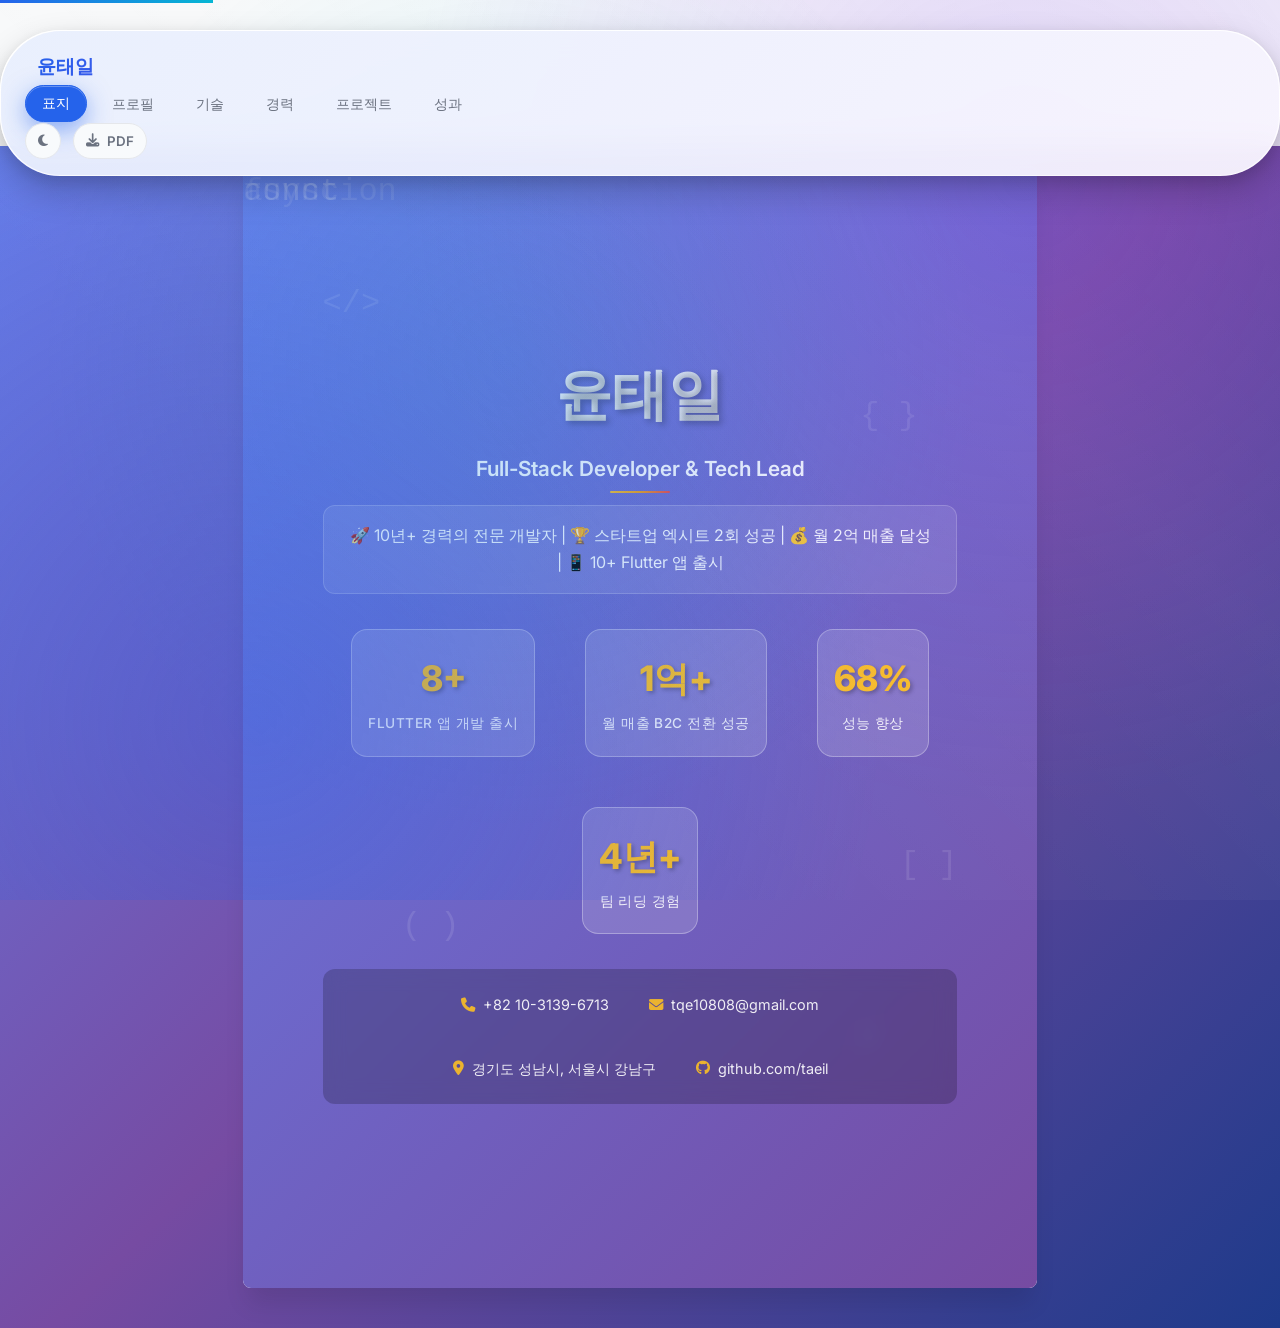
<file: index.html>
<!DOCTYPE html>
<html lang="ko">
<head>
    <meta charset="UTF-8">
    <meta name="viewport" content="width=device-width, initial-scale=1.0">
    <title>윤태일 - Full-Stack Developer & Tech Lead</title>
    <link rel="stylesheet" href="css/reset.css">
    <link rel="stylesheet" href="css/layout.css">
    <link rel="stylesheet" href="css/components.css">
    <link rel="stylesheet" href="css/animations.css">
    <link rel="stylesheet" href="css/print.css">
    <link href="https://fonts.googleapis.com/css2?family=Inter:wght@300;400;500;600;700;800;900&display=swap" rel="stylesheet">
    <link href="https://cdnjs.cloudflare.com/ajax/libs/font-awesome/6.4.0/css/all.min.css" rel="stylesheet">
</head>
<body>
    <!-- 네비게이션 -->
    <nav class="navigation no-print">
        <div class="nav-container">
            <div class="nav-brand">윤태일</div>
            <div class="nav-pages">
                <button class="nav-btn active" data-page="1">표지</button>
                <button class="nav-btn" data-page="2">프로필</button>
                <button class="nav-btn" data-page="3">기술</button>
                <button class="nav-btn" data-page="4">경력</button>
                <button class="nav-btn" data-page="5">프로젝트</button>
                <button class="nav-btn" data-page="6">성과</button>
            </div>
            <div class="nav-actions">
                <button class="theme-toggle"><i class="fas fa-moon"></i></button>
                <button class="export-btn"><i class="fas fa-download"></i> PDF</button>
            </div>
        </div>
    </nav>

    <!-- 컨테이너 -->
    <div class="resume-container">
        
        <!-- Page 1: 표지 -->
        <div class="resume-page page-1 active" data-page="1">
            <div class="page-cover">
                <div class="cover-content">
                    <div class="cover-bg">
                        <div class="floating-elements">
                            <div class="code-float">&lt;/&gt;</div>
                            <div class="code-float">{ }</div>
                            <div class="code-float">( )</div>
                            <div class="code-float">[ ]</div>
                            <div class="code-float">#</div>
                            <div class="code-float">const</div>
                            <div class="code-float">function</div>
                            <div class="code-float">async</div>
                        </div>
                    </div>
                    <div class="cover-intro">
                        <h1 class="cover-name">윤태일</h1>
                        <h2 class="cover-title">Full-Stack Developer & Tech Lead</h2>
                        <p class="cover-tagline">🚀 10년+ 경력의 전문 개발자 | 🏆 스타트업 엑시트 2회 성공 | 💰 월 2억 매출 달성 | 📱 10+ Flutter 앱 출시</p>
                    </div>
                    <div class="cover-highlights">
                        <div class="highlight-item">
                            <span class="highlight-number">10+</span>
                            <span class="highlight-label">Flutter 앱</span>
                            <span class="highlight-label">개발 출시</span>
                        </div>
                        <div class="highlight-item">
                            <span class="highlight-number">2억+</span>
                            <span class="highlight-label">월 매출</span>
                            <span class="highlight-label">B2C 전환 성공</span>
                        </div>
                        <div class="highlight-item">
                            <span class="highlight-number">85%</span>
                            <span class="highlight-label">성능</span>
                            <span class="highlight-label">향상</span>
                        </div>
                        <div class="highlight-item">
                            <span class="highlight-number">5년+</span>
                            <span class="highlight-label">팀</span>
                            <span class="highlight-label">리딩 경험</span>
                        </div>
                    </div>
                    <div class="cover-contact">
                        <div class="contact-item">
                            <i class="fas fa-phone"></i>
                            <span>+82 10-3139-6713</span>
                        </div>
                        <div class="contact-item">
                            <i class="fas fa-envelope"></i>
                            <span>tqe10808@gmail.com</span>
                        </div>
                        <div class="contact-item">
                            <i class="fas fa-map-marker-alt"></i>
                            <span>경기도 성남시, 서울시 강남구</span>
                        </div>
                        <div class="contact-item">
                            <i class="fab fa-github"></i>
                            <span>github.com/taeil</span>
                        </div>
                    </div>
                </div>
            </div>
        </div>

        <!-- Page 2: 프로필 -->
        <div class="resume-page page-2" data-page="2">
            <div class="page-header">
                <h2>프로필 & 핵심 역량</h2>
            </div>
            <div class="page-content">
                <div class="profile-section">
                    <div class="profile-left">
                        <div class="profile-info">
                            <h3>윤태일</h3>
                            <p class="profile-title">Full-Stack Developer & Tech Lead</p>
                            <div class="contact-details">
                                <div class="contact-row">
                                    <i class="fas fa-phone"></i>
                                    <span>+82 10-3139-6713</span>
                                </div>
                                <div class="contact-row">
                                    <i class="fas fa-envelope"></i>
                                    <span>tqe10808@gmail.com</span>
                                </div>
                                <div class="contact-row">
                                    <i class="fas fa-map-marker-alt"></i>
                                    <span>경기도 성남시, 서울시 강남구</span>
                                </div>
                            </div>
                        </div>
                        <div class="profile-achievements">
                            <h4>주요 성과</h4>
                            <div class="achievement-list">
                                <div class="achievement-item">
                                    <i class="fas fa-rocket"></i>
                                    <span>스타트업 엑시트 2회</span>
                                </div>
                                <div class="achievement-item">
                                    <i class="fas fa-chart-line"></i>
                                    <span>월 2억 매출 달성</span>
                                </div>
                                <div class="achievement-item">
                                    <i class="fas fa-users"></i>
                                    <span>5인 팀 리딩</span>
                                </div>
                                <div class="achievement-item">
                                    <i class="fas fa-project-diagram"></i>
                                    <span>20+ 외주 프로젝트</span>
                                </div>
                            </div>
                        </div>
                    </div>
                    <div class="profile-right">
                        <div class="soft-skills">
                            <h3>소프트 스킬</h3>
                            <div class="skill-category">
                                <h4>비즈니스 모델 설계 및 분석</h4>
                                <ul>
                                    <li>2곳 스타트업 근무 및 엑시트 경험</li>
                                    <li>하이킥, RYDE 서비스 극초기 개발 및 운영</li>
                                    <li>GTwins 구독 서비스 BM 설계 및 PoC</li>
                                    <li>B2B → B2C 전환 성공 (월 2억+ 달성)</li>
                                </ul>
                            </div>
                            <div class="skill-category">
                                <h4>금융 및 회계에 대한 이해</h4>
                                <ul>
                                    <li>주식 및 코인 업종 4년+ 업무 경험</li>
                                    <li>미성년 시기부터 주식 및 세무 회계 경험</li>
                                </ul>
                            </div>
                            <div class="skill-category">
                                <h4>팀 매니징</h4>
                                <ul>
                                    <li>5인 규모 개발팀 관리 경험</li>
                                    <li>20건+ 외주 프로젝트 진행</li>
                                    <li>5건+ PM 진행 경험</li>
                                </ul>
                            </div>
                        </div>
                    </div>
                </div>
            </div>
        </div>

        <!-- Page 3: 기술 스택 -->
        <div class="resume-page page-3" data-page="3">
            <div class="page-header">
                <h2>기술 스택</h2>
            </div>
            <div class="page-content">
                <div class="tech-skills">
                    <div class="main-skills">
                        <h3>Core Technologies</h3>
                        <div class="skill-cards">
                            <div class="skill-card main" data-skill="flutter">
                                <div class="skill-header">
                                    <i class="fab fa-react skill-icon"></i>
                                    <div class="skill-info">
                                        <h4>Flutter</h4>
                                        <span class="skill-category">Cross Platform APP</span>
                                    </div>
                                </div>
                                <div class="skill-level">
                                    <div class="skill-bar">
                                        <div class="skill-progress" style="width: 95%"></div>
                                    </div>
                                    <span class="skill-percentage">95%</span>
                                </div>
                                <ul class="skill-highlights">
                                    <li>10개+ 앱 개발 및 출시</li>
                                    <li>Canvas 캔들 차트 직접 구현</li>
                                    <li>Native 라이브러리 수정 개발</li>
                                    <li>MQTT, WS, BLE 등 다양한 프로토콜</li>
                                </ul>
                            </div>

                            <div class="skill-card main" data-skill="flutter-web">
                                <div class="skill-header">
                                    <i class="fas fa-globe skill-icon"></i>
                                    <div class="skill-info">
                                        <h4>Flutter Web</h4>
                                        <span class="skill-category">Web Development</span>
                                    </div>
                                </div>
                                <div class="skill-level">
                                    <div class="skill-bar">
                                        <div class="skill-progress" style="width: 85%"></div>
                                    </div>
                                    <span class="skill-percentage">85%</span>
                                </div>
                                <ul class="skill-highlights">
                                    <li>3건+ 실서비스 1년+ 유지보수</li>
                                    <li>웹 네이티브 라이브러리 포팅 경험</li>
                                </ul>
                            </div>

                            <div class="skill-card main" data-skill="nodejs">
                                <div class="skill-header">
                                    <i class="fab fa-node-js skill-icon"></i>
                                    <div class="skill-info">
                                        <h4>Node.js</h4>
                                        <span class="skill-category">Backend</span>
                                    </div>
                                </div>
                                <div class="skill-level">
                                    <div class="skill-bar">
                                        <div class="skill-progress" style="width: 90%"></div>
                                    </div>
                                    <span class="skill-percentage">90%</span>
                                </div>
                                <ul class="skill-highlights">
                                    <li>주식 데이터 관리서버 (3000개+)</li>
                                    <li>실시간 대용량 데이터 처리</li>
                                    <li>500만+ 계정 서비스 운영</li>
                                </ul>
                            </div>
                        </div>
                    </div>

                    <div class="sub-skills">
                        <h3>Additional Skills</h3>
                        <div class="sub-skills-grid">
                            <div class="sub-skill-item">
                                <span class="sub-skill-name">Spring</span>
                                <div class="sub-skill-bar">
                                    <div class="sub-skill-progress" style="width: 70%"></div>
                                </div>
                                <span class="sub-skill-level">70%</span>
                            </div>
                            <div class="sub-skill-item">
                                <span class="sub-skill-name">iOS (Swift)</span>
                                <div class="sub-skill-bar">
                                    <div class="sub-skill-progress" style="width: 60%"></div>
                                </div>
                                <span class="sub-skill-level">60%</span>
                            </div>
                            <div class="sub-skill-item">
                                <span class="sub-skill-name">Android</span>
                                <div class="sub-skill-bar">
                                    <div class="sub-skill-progress" style="width: 75%"></div>
                                </div>
                                <span class="sub-skill-level">75%</span>
                            </div>
                            <div class="sub-skill-item">
                                <span class="sub-skill-name">React.js</span>
                                <div class="sub-skill-bar">
                                    <div class="sub-skill-progress" style="width: 65%"></div>
                                </div>
                                <span class="sub-skill-level">65%</span>
                            </div>
                            <div class="sub-skill-item">
                                <span class="sub-skill-name">Solidity</span>
                                <div class="sub-skill-bar">
                                    <div class="sub-skill-progress" style="width: 80%"></div>
                                </div>
                                <span class="sub-skill-level">80%</span>
                            </div>
                            <div class="sub-skill-item">
                                <span class="sub-skill-name">PM</span>
                                <div class="sub-skill-bar">
                                    <div class="sub-skill-progress" style="width: 85%"></div>
                                </div>
                                <span class="sub-skill-level">85%</span>
                            </div>
                        </div>
                    </div>
                </div>
            </div>
        </div>

        <!-- Page 4: 경력 -->
        <div class="resume-page page-4" data-page="4">
            <div class="page-header">
                <h2>경력</h2>
            </div>
            <div class="page-content">
                <div class="career-timeline">
                    <div class="timeline-item">
                        <div class="timeline-period">2025.6 - 현재</div>
                        <div class="timeline-content">
                            <h3>트라이업</h3>
                            <p class="timeline-position">Tech Lead</p>
                            <ul class="timeline-achievements">
                                <li>위기 프로젝트 정상화: Motion T CRM 성공적 출시 리딩</li>
                                <li>Canvas 이미지 처리 최적화로 성능 85% 향상</li>
                                <li>대규모 코드 리팩토링: 코드 라인 수 85% 절감</li>
                                <li>AI 기반 CI/CD 파이프라인 구축</li>
                            </ul>
                            <div class="timeline-technologies">
                                <span class="tech-tag">Flutter</span>
                                <span class="tech-tag">Node.js</span>
                                <span class="tech-tag">Canvas</span>
                                <span class="tech-tag">AI</span>
                            </div>
                        </div>
                    </div>

                    <div class="timeline-item">
                        <div class="timeline-period">2025.3 - 2025.06</div>
                        <div class="timeline-content">
                            <h3>균형과 매듭</h3>
                            <p class="timeline-position">Blockchain Developer</p>
                            <ul class="timeline-achievements">
                                <li>MNCO 월렛 제작</li>
                                <li>20여개의 컨트랙트 개발 및 배포</li>
                            </ul>
                            <div class="timeline-technologies">
                                <span class="tech-tag">Blockchain</span>
                                <span class="tech-tag">Solidity</span>
                            </div>
                        </div>
                    </div>

                    <div class="timeline-item">
                        <div class="timeline-period">2024.1 - 2024.12</div>
                        <div class="timeline-content">
                            <h3>SCV SOFT</h3>
                            <p class="timeline-position">Full-Stack Developer</p>
                            <ul class="timeline-achievements">
                                <li>비즈니스 커뮤니케이션: 주요 거래처 소통 전담</li>
                                <li>기업용 솔루션 및 코인 리워드 시스템 아키텍처 설계</li>
                                <li>수만 개 노드 실시간 데이터 수집 파이프라인 구축</li>
                            </ul>
                            <div class="timeline-technologies">
                                <span class="tech-tag">Node.js</span>
                                <span class="tech-tag">Nest.js</span>
                                <span class="tech-tag">Flutter</span>
                            </div>
                        </div>
                    </div>

                    <div class="timeline-item">
                        <div class="timeline-period">2022.06 - 2024.01</div>
                        <div class="timeline-content">
                            <h3>GTwins</h3>
                            <p class="timeline-position">Lead Developer</p>
                            <ul class="timeline-achievements">
                                <li>MTS 개발 리드: 증권사 API 분석, Android-Flutter 통신 설계</li>
                                <li>차트 라이브러리 직접 개발: 캔들 차트, 보조 지표</li>
                                <li>실시간 시세 서버: MQTT로 3500개+ 주식 데이터 관리</li>
                                <li>실시간 가격 감시 서버 (3000명+ 유저)</li>
                                <li>유저 결제 서버 개발</li>
                            </ul>
                            <div class="timeline-technologies">
                                <span class="tech-tag">Flutter</span>
                                <span class="tech-tag">Node.js</span>
                                <span class="tech-tag">MQTT</span>
                                <span class="tech-tag">차트 개발</span>
                            </div>
                        </div>
                    </div>
                </div>
            </div>
        </div>

        <!-- Page 5: 프로젝트 -->
        <div class="resume-page page-5" data-page="5">
            <div class="page-header">
                <h2>대표 프로젝트</h2>
            </div>
            <div class="page-content">
                <div class="projects-grid">
                    <div class="project-card featured">
                        <div class="project-header">
                            <h3>트라이업 - Motion T</h3>
                            <span class="project-period">2025.6 - 현재</span>
                        </div>
                        <p class="project-role">Tech Lead</p>
                        <p class="project-description">병원 CRM 시스템 위기 프로젝트 정상화</p>
                        <div class="project-achievements">
                            <h4>주요 성과</h4>
                            <ul>
                                <li>Canvas 기반 이미지 처리 최적화로 성능 85% 향상</li>
                                <li>코드 리팩토링으로 85% 코드 절감</li>
                                <li>AI 기반 CI/CD 파이프라인 구축</li>
                            </ul>
                        </div>
                        <div class="project-technologies">
                            <span class="tech-tag">Flutter</span>
                            <span class="tech-tag">Node.js</span>
                            <span class="tech-tag">Canvas</span>
                            <span class="tech-tag">AI</span>
                        </div>
                        <div class="project-impact">
                            <i class="fas fa-trophy"></i>
                            <span>위기 프로젝트 성공적 출시</span>
                        </div>
                    </div>

                    <div class="project-card featured">
                        <div class="project-header">
                            <h3>GTwins MTS</h3>
                            <span class="project-period">2022.06 - 2024.01</span>
                        </div>
                        <p class="project-role">Lead Developer</p>
                        <p class="project-description">증권사 연동 모바일 트레이딩 시스템</p>
                        <div class="project-achievements">
                            <h4>주요 성과</h4>
                            <ul>
                                <li>차트 라이브러리 직접 개발 (캔들 차트, 보조 지표)</li>
                                <li>실시간 시세 서버 구축 (3500개+ 주식 데이터)</li>
                                <li>실시간 가격 감시 알림 서버 (3000명+ 유저)</li>
                            </ul>
                        </div>
                        <div class="project-technologies">
                            <span class="tech-tag">Flutter</span>
                            <span class="tech-tag">Node.js</span>
                            <span class="tech-tag">MQTT</span>
                            <span class="tech-tag">Websocket</span>
                        </div>
                        <div class="project-impact">
                            <i class="fas fa-chart-line"></i>
                            <span>실시간 금융 데이터 처리 시스템 구축</span>
                        </div>
                    </div>

                    <div class="project-card">
                        <div class="project-header">
                            <h3>HiKick</h3>
                            <span class="project-period">2020.01 - 2020.06</span>
                        </div>
                        <p class="project-role">Full-Stack Developer</p>
                        <p class="project-description">킥보드 공유 서비스 전체 개발</p>
                        <div class="project-technologies">
                            <span class="tech-tag">Flutter</span>
                            <span class="tech-tag">Flutter Web</span>
                            <span class="tech-tag">Spring Boot</span>
                        </div>
                    </div>

                    <div class="project-card">
                        <div class="project-header">
                            <h3>TIDEMINE</h3>
                            <span class="project-period">2024.1 - 2024.02</span>
                        </div>
                        <p class="project-role">Main Developer</p>
                        <p class="project-description">코인 리워드 앱 및 서버 구현</p>
                        <div class="project-technologies">
                            <span class="tech-tag">Flutter</span>
                            <span class="tech-tag">Nest.js</span>
                        </div>
                    </div>

                    <div class="project-card">
                        <div class="project-header">
                            <h3>버니오토워시</h3>
                            <span class="project-period">2022.04 - 유지보수중</span>
                        </div>
                        <p class="project-role">Solo Developer</p>
                        <p class="project-description">오토워시 통합 플랫폼 개발</p>
                        <div class="project-technologies">
                            <span class="tech-tag">Flutter</span>
                            <span class="tech-tag">Web</span>
                        </div>
                    </div>

                    <div class="project-card">
                        <div class="project-header">
                            <h3>Dear My Day</h3>
                            <span class="project-period">2022.01 - 2022.03</span>
                        </div>
                        <p class="project-role">Solo Developer</p>
                        <p class="project-description">Google 캘린더 기반 채팅 스타일 캘린더 앱</p>
                        <div class="project-technologies">
                            <span class="tech-tag">Flutter</span>
                            <span class="tech-tag">Node.js</span>
                        </div>
                    </div>
                </div>
            </div>
        </div>

        <!-- Page 6: 성과 및 교육 -->
        <div class="resume-page page-6" data-page="6">
            <div class="page-header">
                <h2>🏆 핵심 성과 & 전문성</h2>
            </div>
            <div class="page-content">
                <div class="achievements-section">
                    <h3>주요 성과 및 기여</h3>
                    <div class="achievements-grid">
                        <div class="achievement-card">
                            <div class="achievement-icon">
                                <i class="fas fa-rocket"></i>
                            </div>
                            <h4>🚀 스타트업 엑시트 2회</h4>
                            <p>하이킥, RYDE 서비스 극초기부터 개발 및 운영 참여로 성공적인 엑시트 경험 보유</p>
                            <ul>
                                <li>극초기 BM 설계 및 기술적 문제 해결</li>
                                <li>비즈니스 모델 고도화 및 수익성 개선</li>
                                <li>투자자 대상 성공적인 서비스 론칭</li>
                            </ul>
                        </div>
                        
                        <div class="achievement-card">
                            <div class="achievement-icon">
                                <i class="fas fa-chart-line"></i>
                            </div>
                            <h4>💰 월 매출 2억+ 달성</h4>
                            <p>GTwins 구독 서비스 B2B → B2C 전환 성공, 혁신적인 구독 모델 BM 설계</p>
                            <ul>
                                <li>평균 객단가 기반 상품 설계</li>
                                <li>가격 정책 및 상품 구성 최적화</li>
                                <li>B2C 매출 50%+ 전환 성공</li>
                                <li>지속적인 월 2억+ 매출 달성</li>
                            </ul>
                        </div>
                        
                        <div class="achievement-card">
                            <div class="achievement-icon">
                                <i class="fas fa-tachometer-alt"></i>
                            </div>
                            <h4>⚡ 코드 85% 절감 & 성능 85% 향상</h4>
                            <p>Canvas 기반 최적화 및 대규모 아키텍처 리팩토링으로 획기적인 성과 달성</p>
                            <ul>
                                <li>Canvas 직접 렌더링 방식 전환</li>
                                <li>효율적 이미지 압축 알고리즘 적용</li>
                                <li>GPU 하드웨어 가속 통한 처리 시간 단축</li>
                                <li>전체 코드 라인 수 85% 절감</li>
                            </ul>
                        </div>
                        
                        <div class="achievement-card">
                            <div class="achievement-icon">
                                <i class="fas fa-mobile-alt"></i>
                            </div>
                            <h4>📱 10+ Flutter 앱 출시</h4>
                            <p>Flutter 초기 버전부터 경험, 크로스플랫폼 전문성 및 Native 연동 능력</p>
                            <ul>
                                <li>Canvas를 이용한 복잡한 UI 직접 구현</li>
                                <li>차트 라이브러리 독자 개발</li>
                                <li>MQTT, WS, BLE 등 다양한 프로토콜 경험</li>
                                <li>Flutter Web 실서비스 1년+ 운영</li>
                            </ul>
                        </div>
                        
                        <div class="achievement-card">
                            <div class="achievement-icon">
                                <i class="fas fa-users"></i>
                            </div>
                            <h4>👥 500만+ 계정 서비스 운영</h4>
                            <p>대용량 실시간 데이터 처리 및 안정적인 시스템 운영 경험</p>
                            <ul>
                                <li>실시간 호가 및 주식가격 처리</li>
                                <li>일 천만건+ 데이터 처리 능력</li>
                                <li>안정적인 서버 아키텍처 설계</li>
                                <li>장중 3000개 주식 데이터 관리</li>
                            </ul>
                        </div>
                        
                        <div class="achievement-card">
                            <div class="achievement-icon">
                                <i class="fas fa-award"></i>
                            </div>
                            <h4>🏆 수상 및 인증</h4>
                            <p>다양한 기술 대회 수상 및 정부 프로젝트 참여 성과</p>
                            <ul>
                                <li>Smartteen App Challenge 2018 최우수상</li>
                                <li>정부혁신박람회 금상 수상 (G-Mission)</li>
                                <li>다양한 개발 대회 입상 및 기술 인증</li>
                            </ul>
                        </div>
                    </div>
                </div>

                <div class="education-section">
                    <h3>🎓 학력 & 전문 교육</h3>
                    <div class="education-timeline">
                        <div class="education-item">
                            <div class="education-period">📈 미성년 시기 ~ 현재</div>
                            <div class="education-content">
                                <h4>금융 및 회계 전문성</h4>
                                <p>주식 및 코인 업종 4년+ 경험, 미성년 시기부터 주식 투자 및 세무 회계 경험 축적</p>
                                <div class="education-details">
                                    <span class="detail-tag">📊 금융 데이터 분석</span>
                                    <span class="detail-tag">💰 세무 회계</span>
                                    <span class="detail-tag">📈 투자 전략</span>
                                </div>
                            </div>
                        </div>
                        
                        <div class="education-item">
                            <div class="education-period">👨‍💻 2018년 ~ 현재</div>
                            <div class="education-content">
                                <h4>실전 프로젝트 경험</h4>
                                <p>20+ 외주 프로젝트, 5+ PM 경험, 다양한 도메인 실무 개발 경험</p>
                                <div class="education-details">
                                    <span class="detail-tag">🏢 스타트업 운영</span>
                                    <span class="detail-tag">👥 팀 매니징</span>
                                    <span class="detail-tag">🔧 기술 컨설팅</span>
                                    <span class="detail-tag">📱 앱 개발</span>
                                </div>
                            </div>
                        </div>
                    </div>
                </div>

                <div class="stats-section">
                    <h3>📈 프로젝트 통계 & 성과</h3>
                    <div class="stats-grid">
                        <div class="stat-item">
                            <span class="stat-number">20+</span>
                            <span class="stat-label">외주 프로젝트</span>
                            <span class="stat-desc">PM 포함</span>
                        </div>
                        <div class="stat-item">
                            <span class="stat-number">10+</span>
                            <span class="stat-label">Flutter 앱</span>
                            <span class="stat-desc">실서비스 출시</span>
                        </div>
                        <div class="stat-item">
                            <span class="stat-number">5년+</span>
                            <span class="stat-label">팀 리딩</span>
                            <span class="stat-desc">5인 규모 관리</span>
                        </div>
                        <div class="stat-item">
                            <span class="stat-number">500만+</span>
                            <span class="stat-label">서비스 사용자</span>
                            <span class="stat-desc">안정적 운영</span>
                        </div>
                        <div class="stat-item">
                            <span class="stat-number">3,500개</span>
                            <span class="stat-label">실시간 데이터</span>
                            <span class="stat-desc">주식 가격 처리</span>
                        </div>
                        <div class="stat-item">
                            <span class="stat-number">85%</span>
                            <span class="stat-label">성능 향상</span>
                            <span class="stat-desc">Canvas 최적화</span>
                        </div>
                    </div>
                </div>
            </div>
    </div>

    <!-- 스크립트 -->
    <script src="js/main.js"></script>
    <script src="js/navigation.js"></script>
    <script src="js/animations.js"></script>
    <script src="js/export.js"></script>
</body>
</html>
</file>
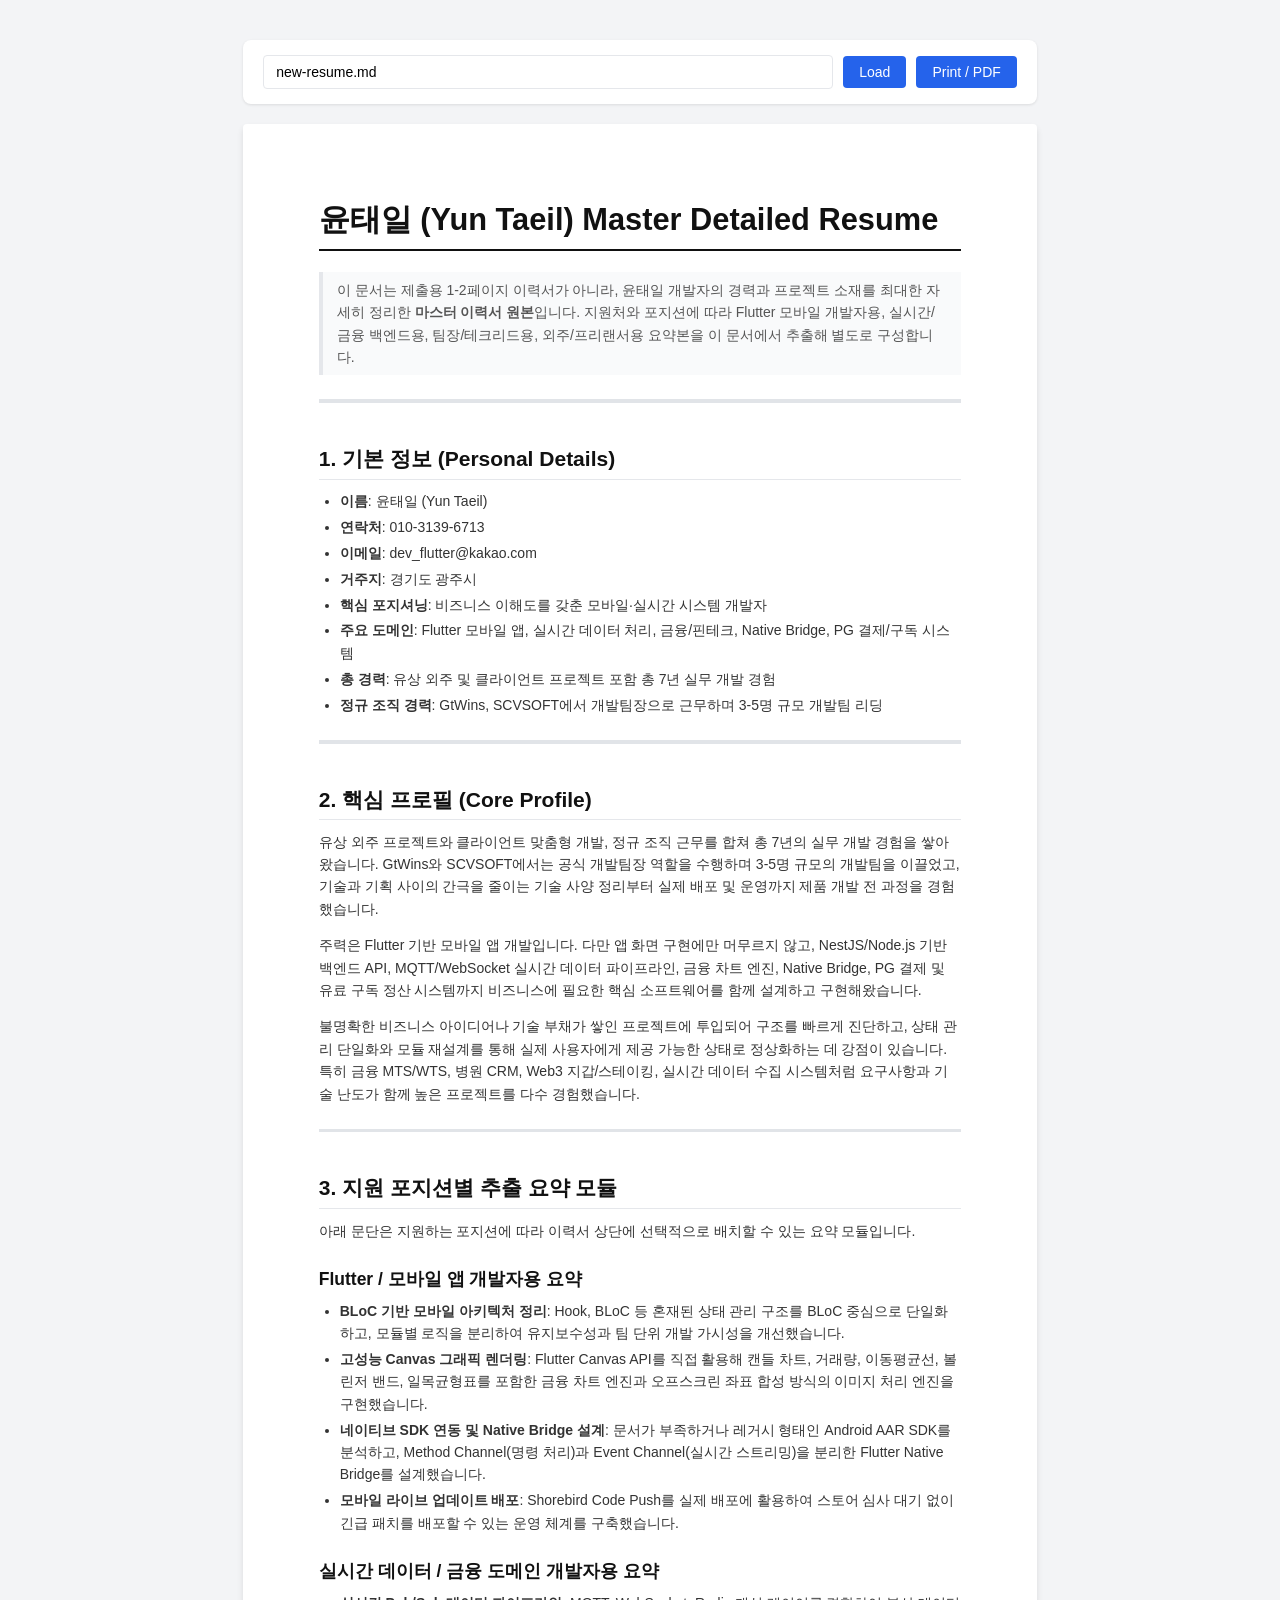
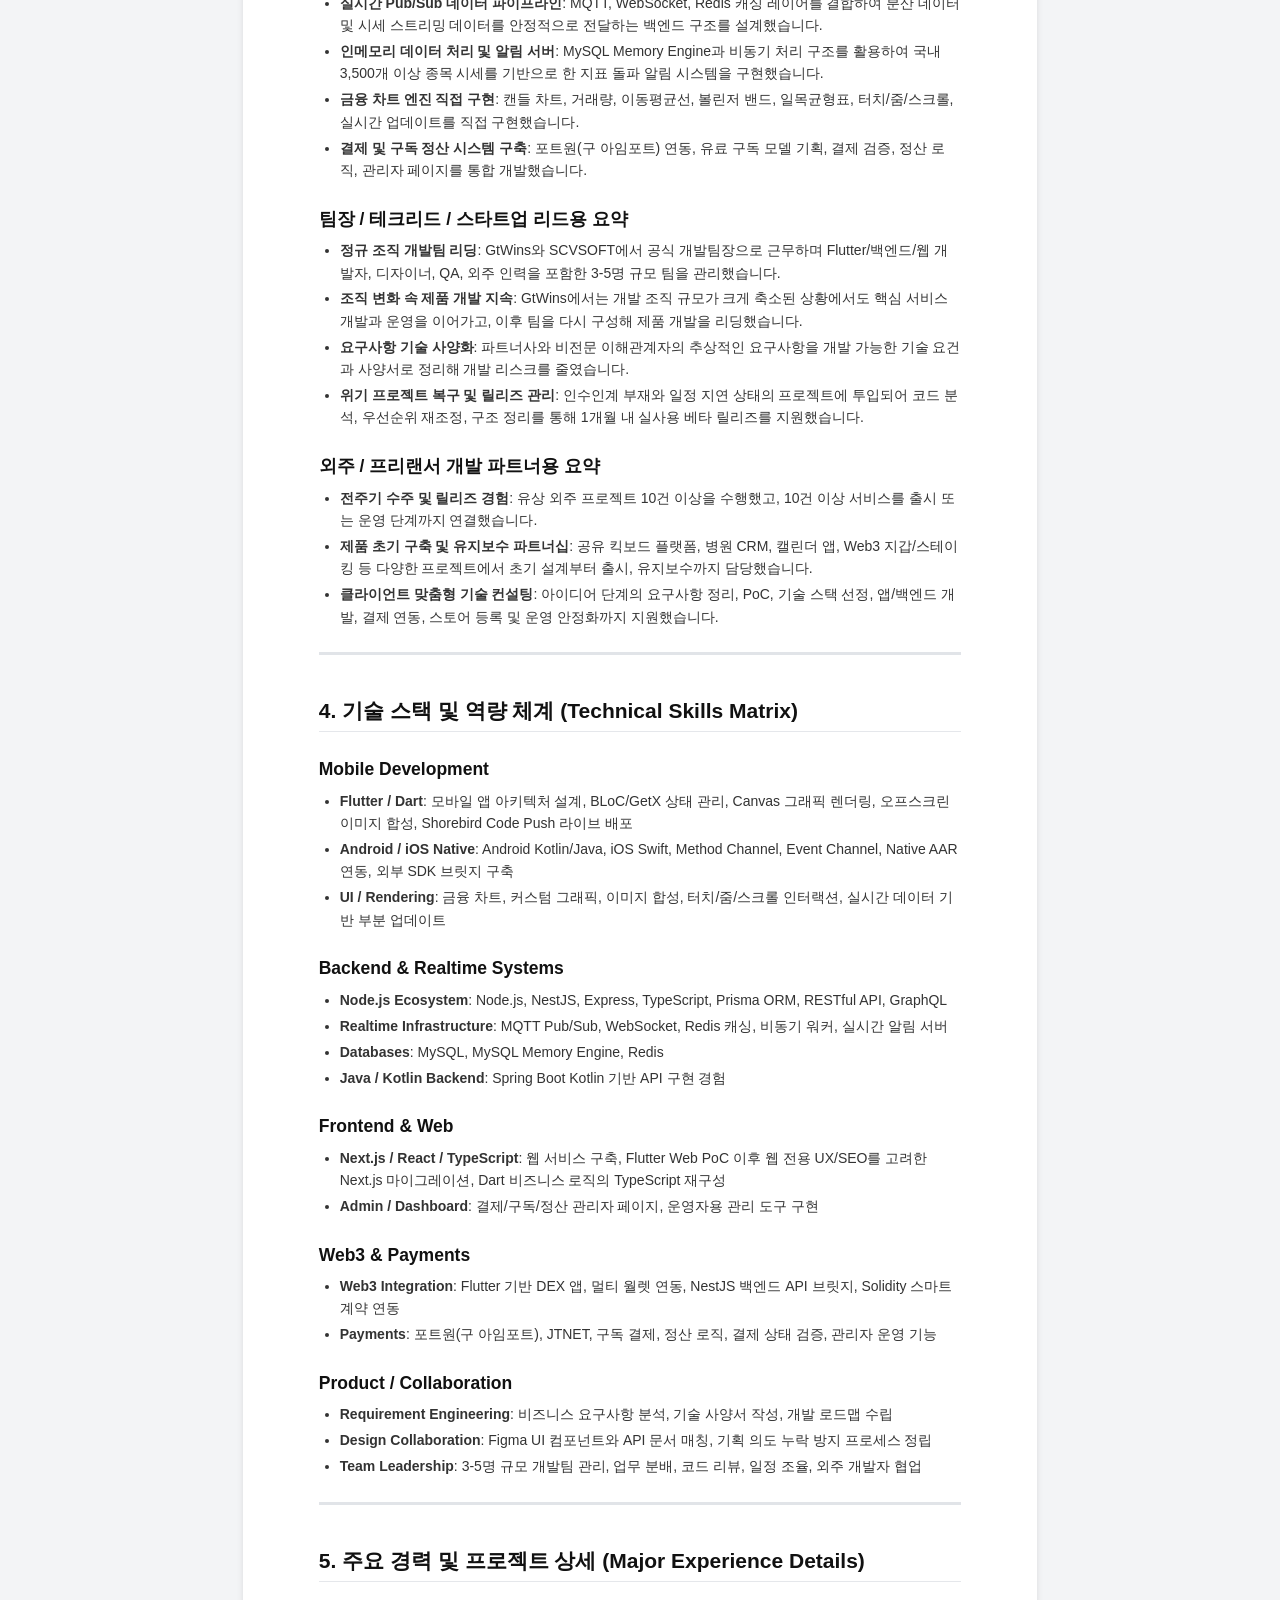
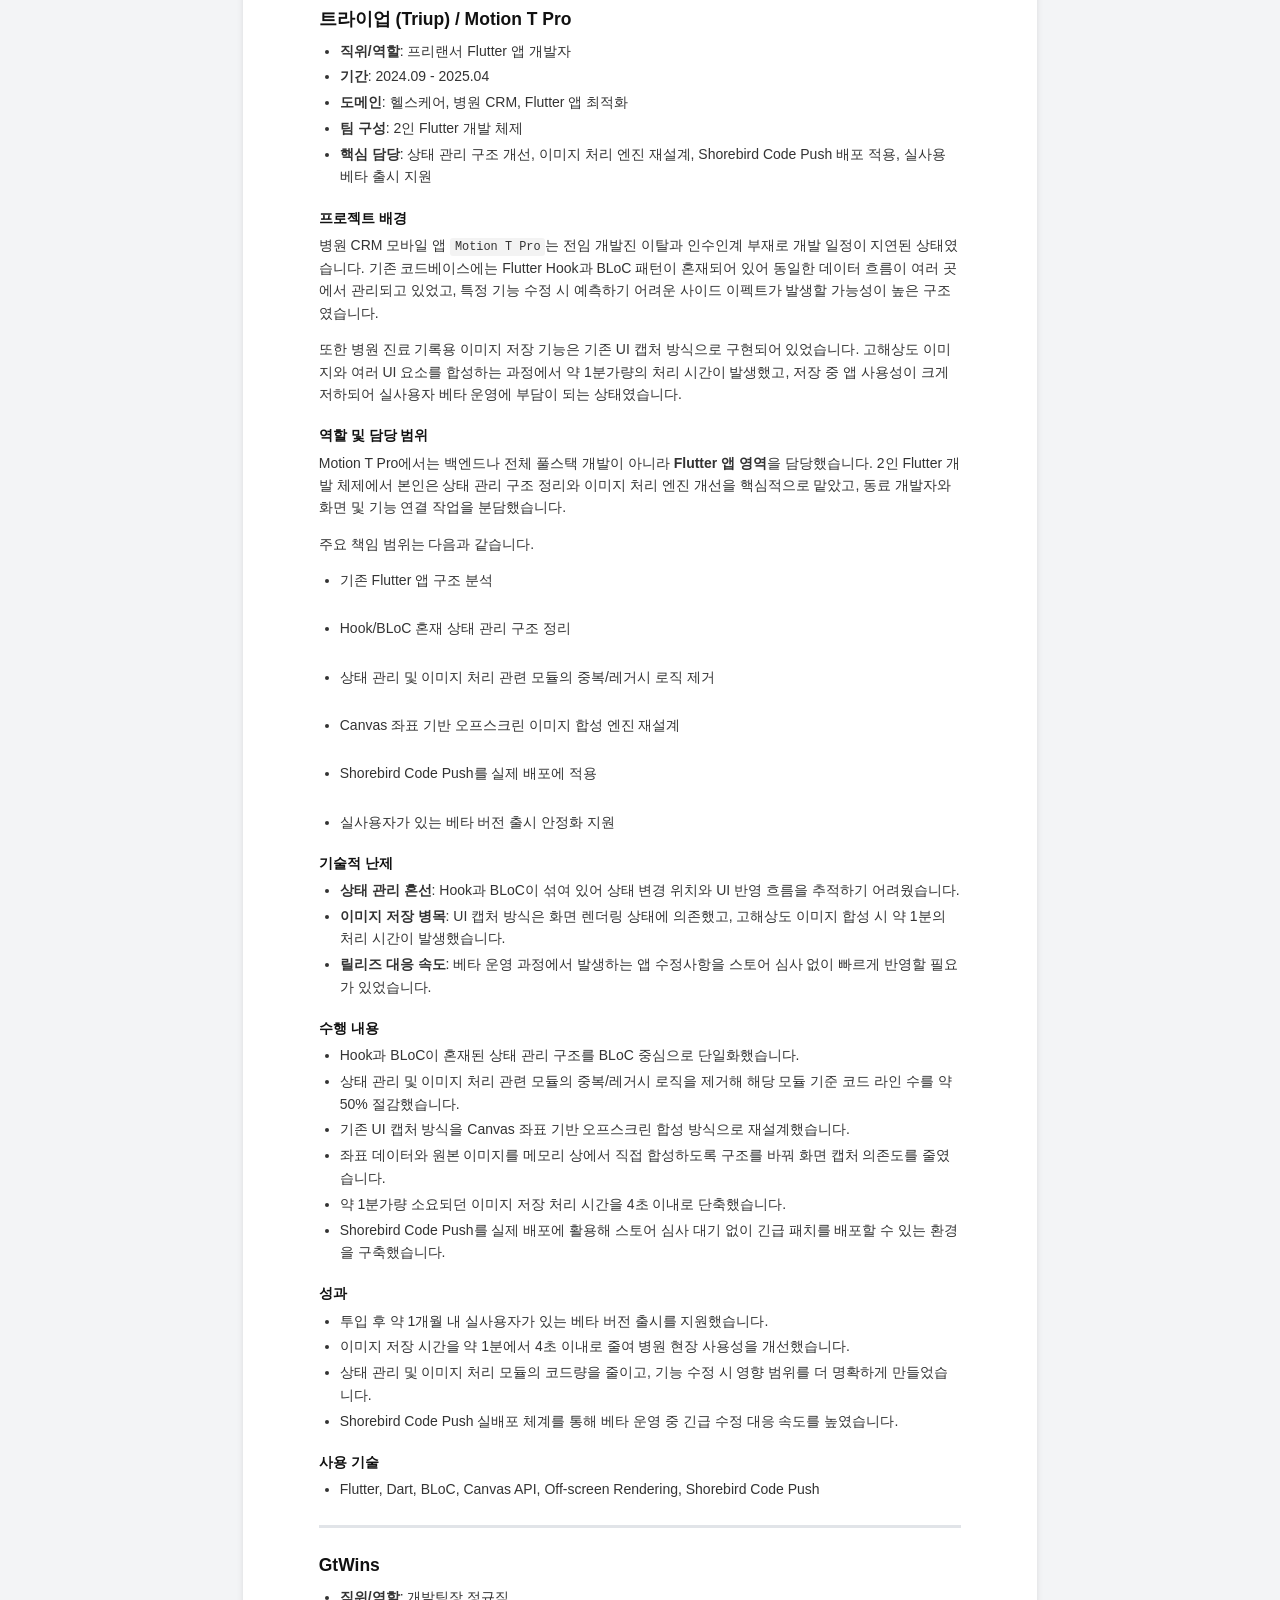
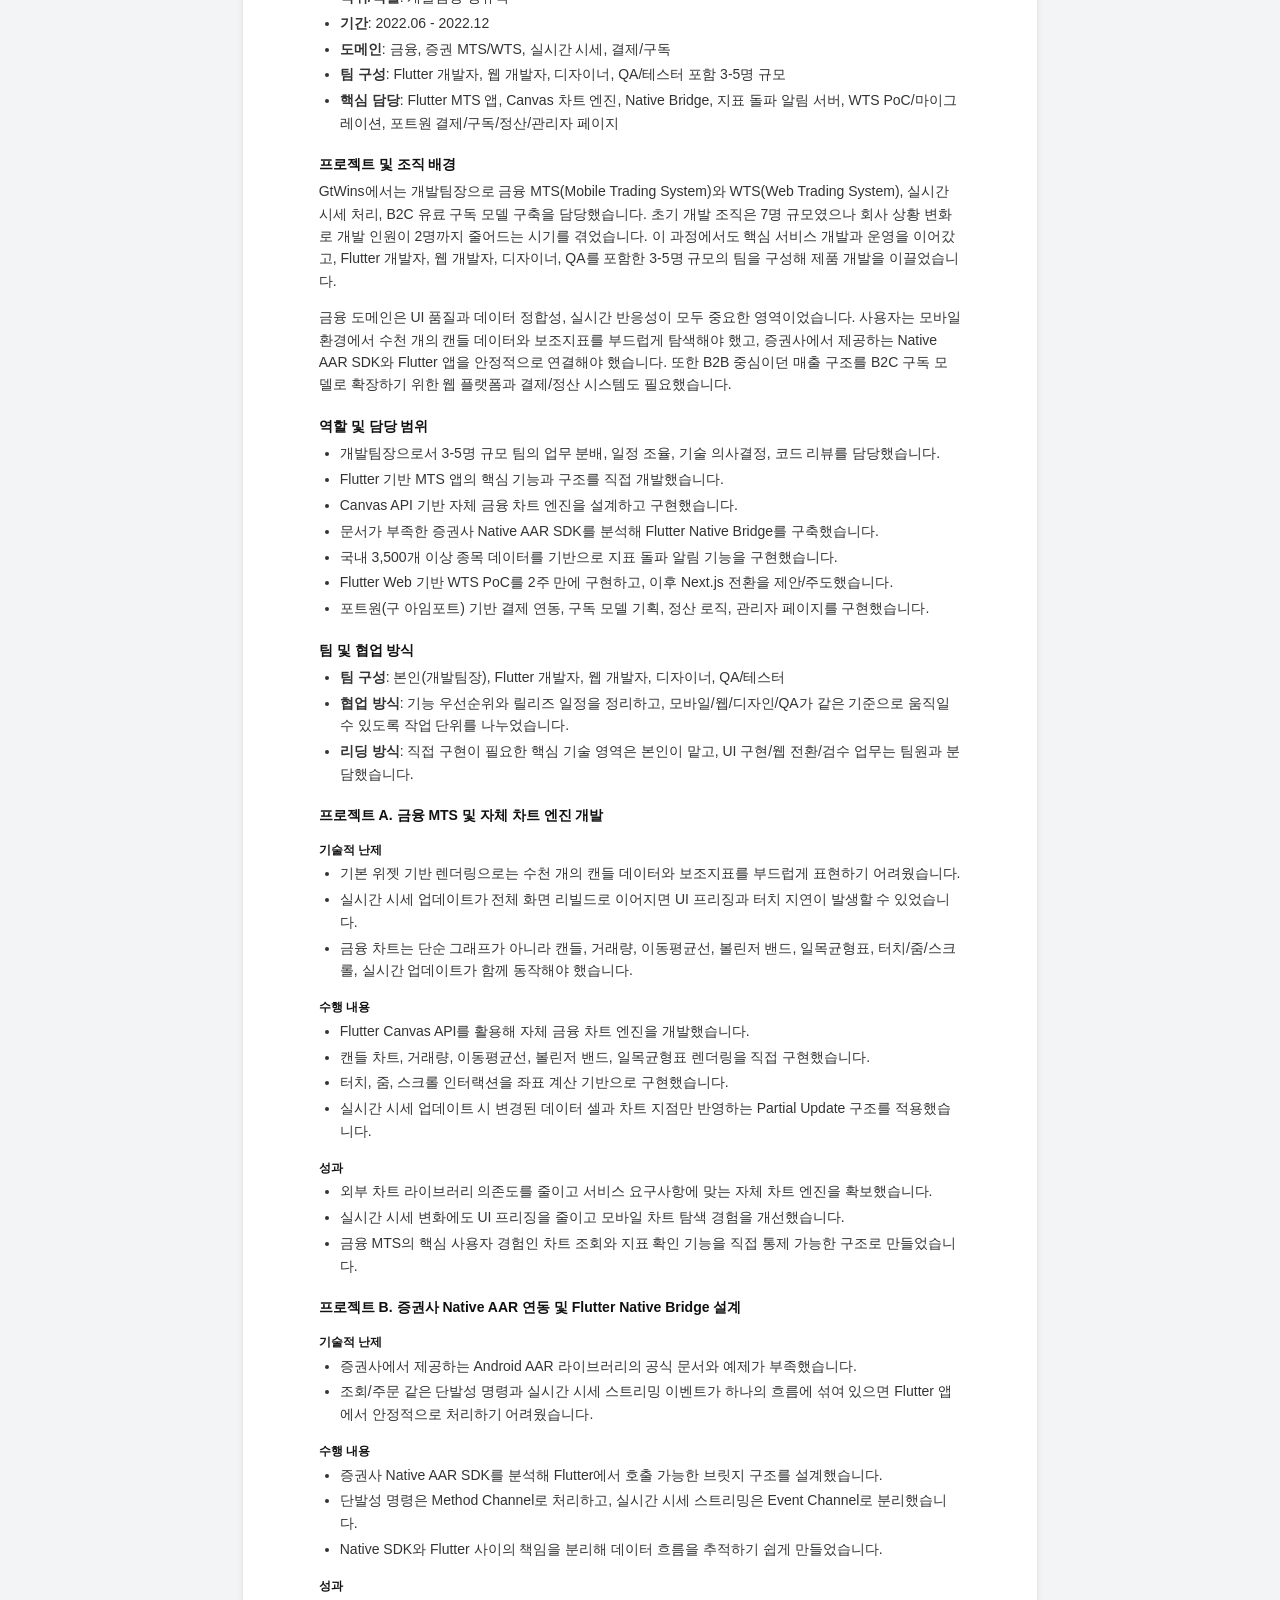
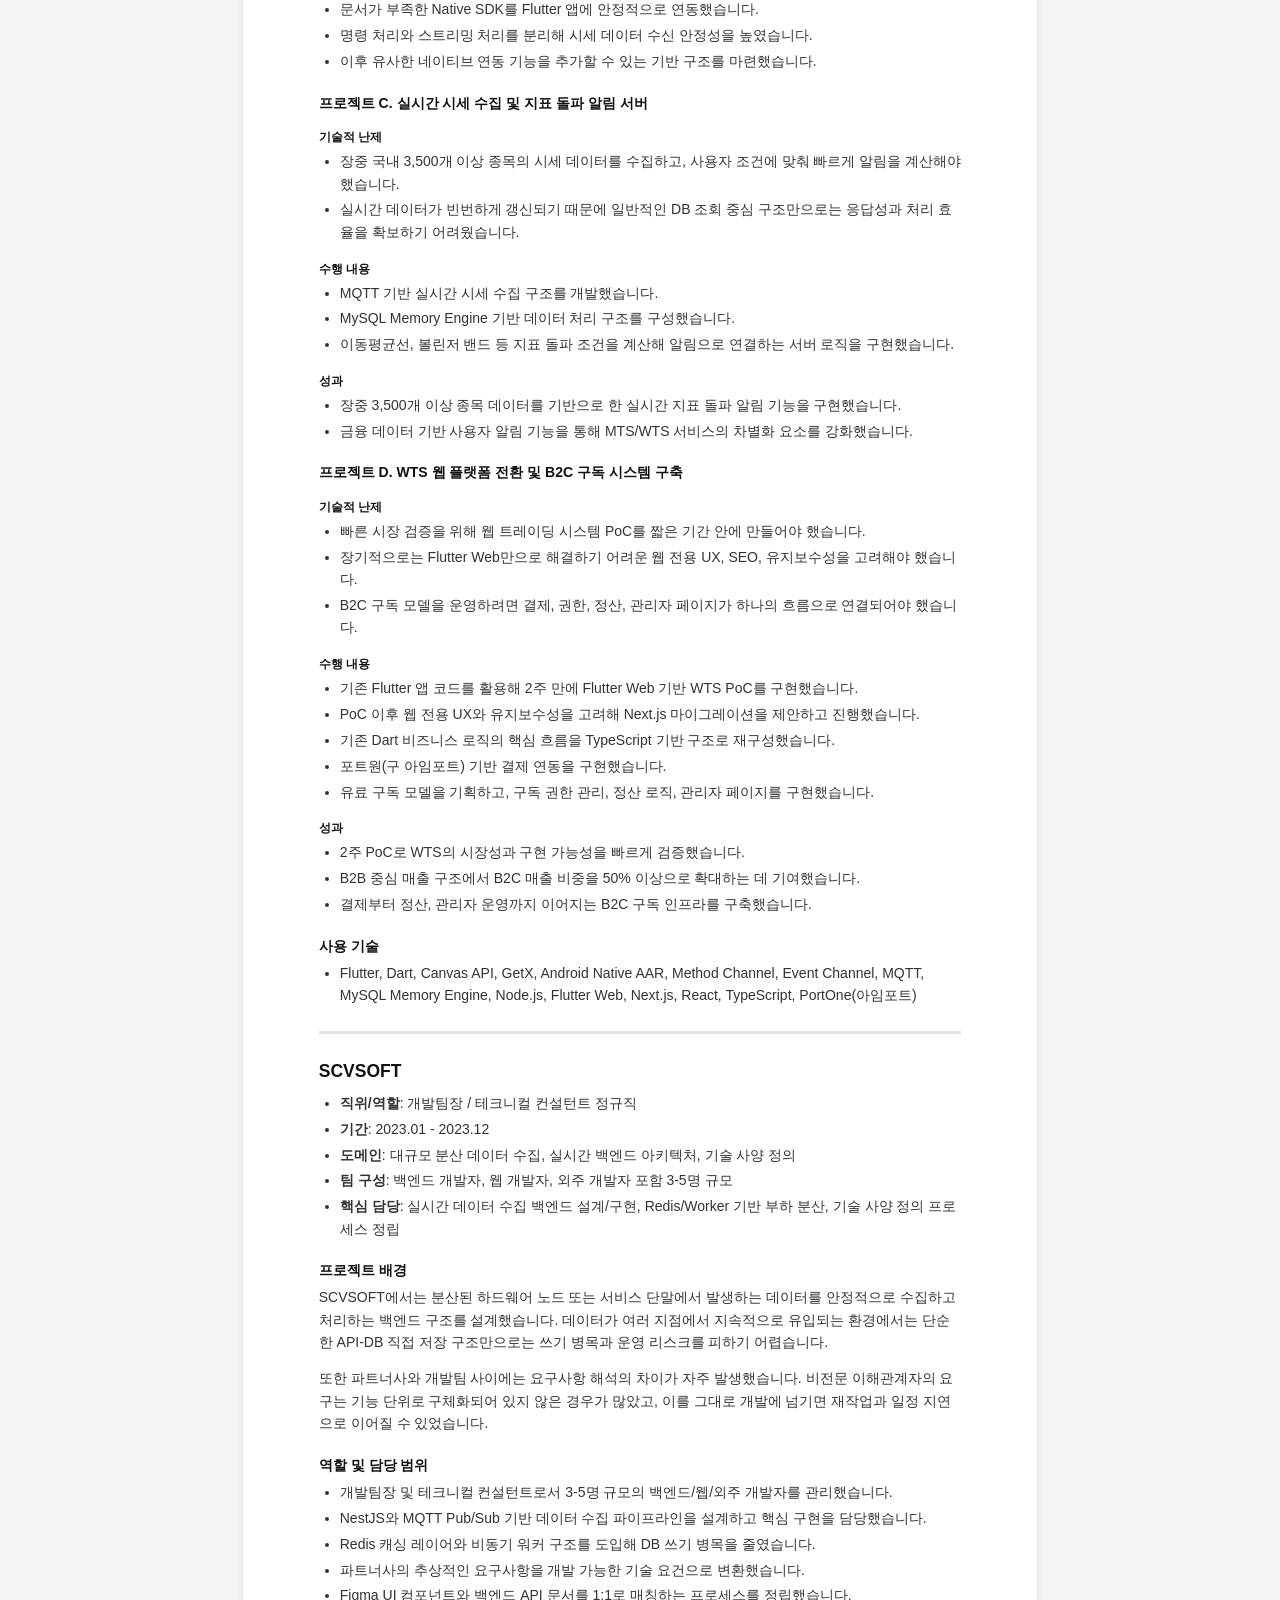
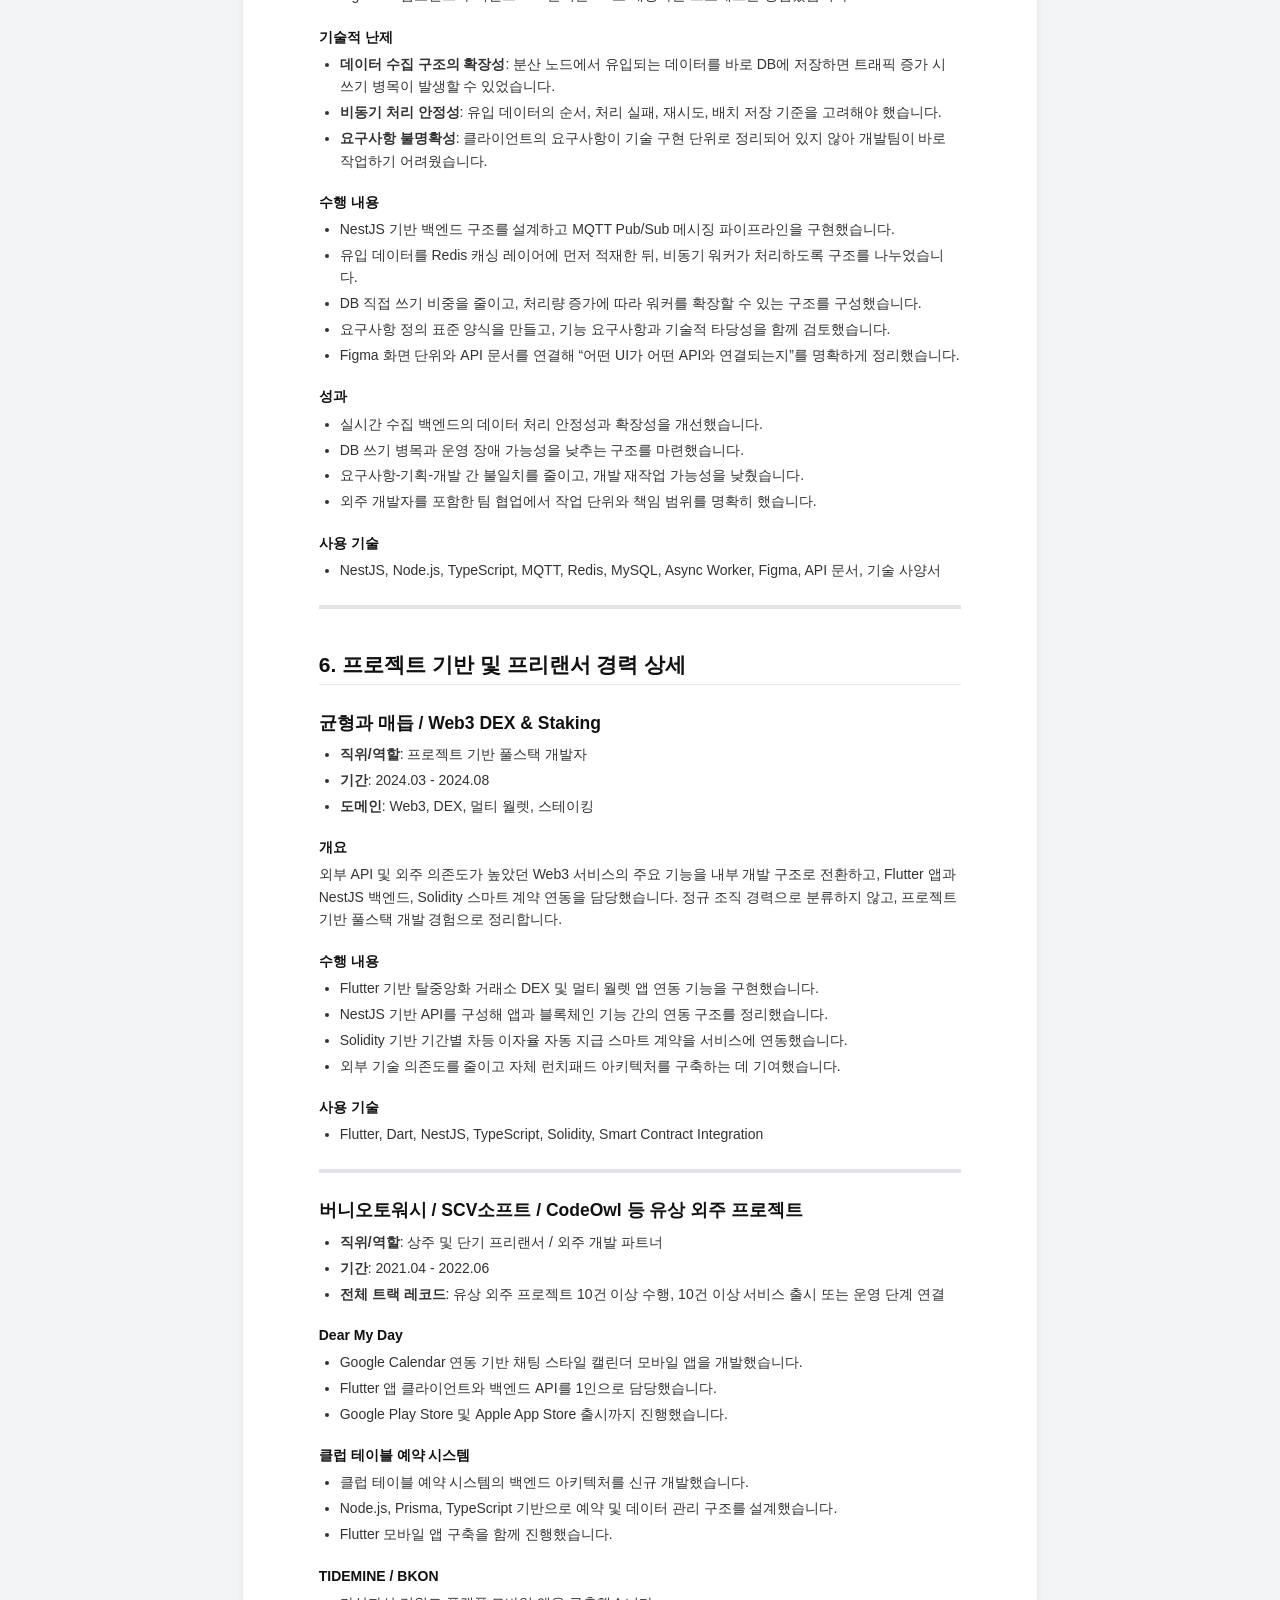
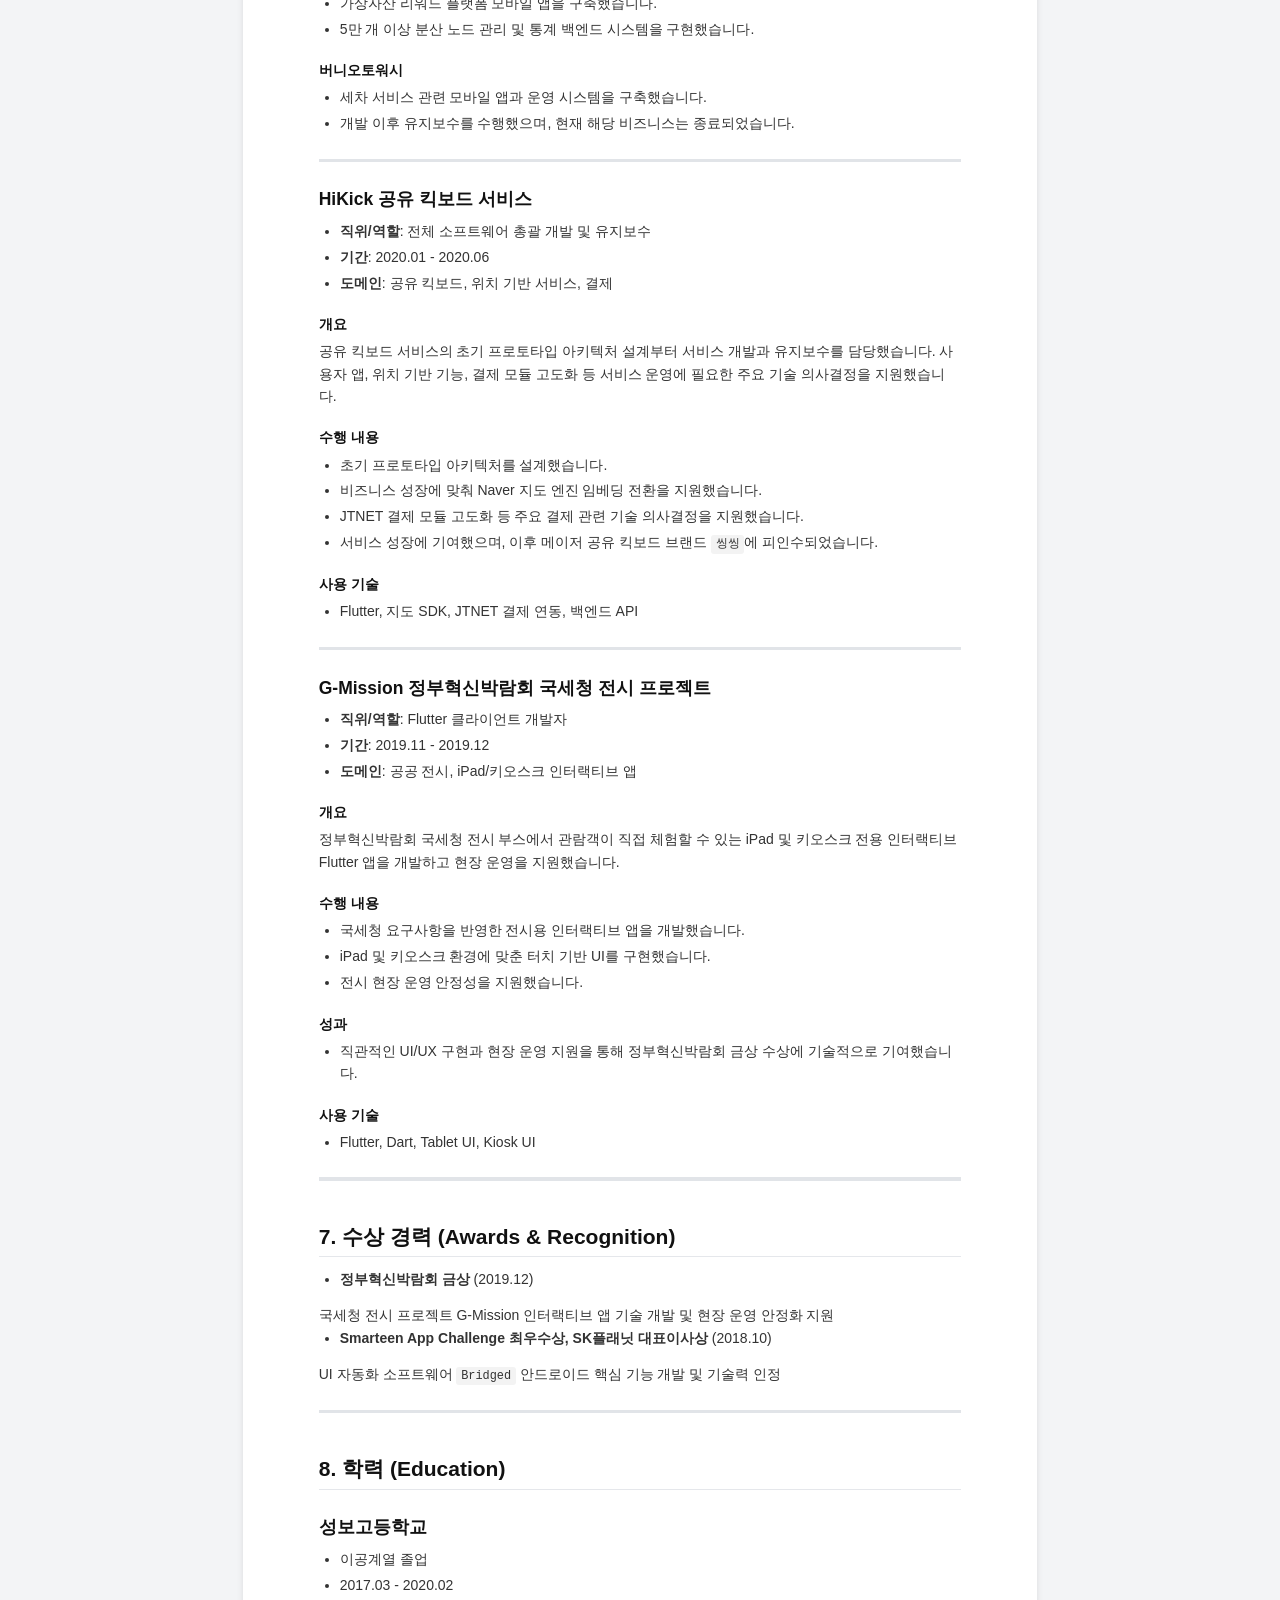
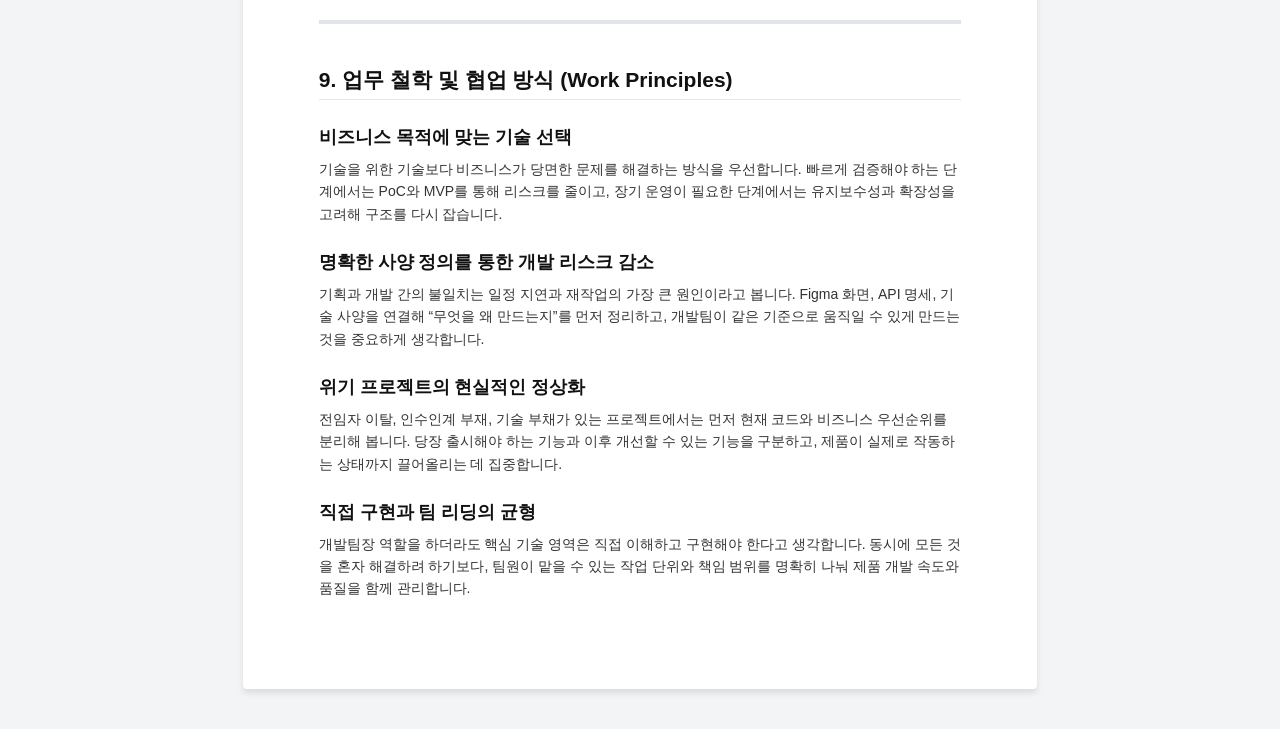
<file: md-a4.html>
<!DOCTYPE html>
<html lang="ko">
<head>
    <meta charset="UTF-8">
    <meta name="viewport" content="width=device-width, initial-scale=1.0">
    <title>Markdown A4 Viewer</title>
    <style>
        :root {
            --bg-color: #f3f4f6;
            --page-bg: #ffffff;
            --text-color: #1f2937;
            --border-color: #e5e7eb;
            --primary-color: #2563eb;
            --a4-width: 210mm;
            --page-padding: 20mm;
        }
        
        * {
            box-sizing: border-box;
        }
        
        body {
            margin: 0;
            padding: 40px 20px;
            background-color: var(--bg-color);
            color: var(--text-color);
            font-family: "Pretendard", -apple-system, BlinkMacSystemFont, "Segoe UI", Roboto, "Helvetica Neue", Arial, "Noto Sans KR", sans-serif;
            line-height: 1.6;
            display: flex;
            flex-direction: column;
            align-items: center;
        }
        
        .controls {
            width: var(--a4-width);
            max-width: 100%;
            background: var(--page-bg);
            padding: 15px 20px;
            border-radius: 8px;
            box-shadow: 0 1px 3px rgba(0,0,0,0.1);
            margin-bottom: 20px;
            display: flex;
            gap: 10px;
            align-items: center;
            flex-wrap: wrap;
        }
        
        .controls input {
            flex: 1;
            padding: 8px 12px;
            border: 1px solid var(--border-color);
            border-radius: 4px;
            font-size: 14px;
        }
        
        .controls button {
            padding: 8px 16px;
            background: var(--primary-color);
            color: white;
            border: none;
            border-radius: 4px;
            cursor: pointer;
            font-size: 14px;
            font-weight: 500;
        }
        
        .controls button:hover {
            opacity: 0.9;
        }
        
        .page-container {
            width: var(--a4-width);
            max-width: 100%;
            min-height: 297mm;
            background: var(--page-bg);
            padding: var(--page-padding);
            box-shadow: 0 4px 6px rgba(0,0,0,0.1);
            border-radius: 4px;
            overflow-x: hidden;
        }
        
        /* Markdown Styles */
        .markdown-body {
            font-size: 14px;
            color: #333;
        }
        
        .markdown-body h1, .markdown-body h2, .markdown-body h3, 
        .markdown-body h4, .markdown-body h5, .markdown-body h6 {
            margin-top: 1.5em;
            margin-bottom: 0.5em;
            font-weight: 700;
            line-height: 1.3;
            color: #111;
        }
        
        .markdown-body h1 { font-size: 2.2em; border-bottom: 2px solid #111; padding-bottom: 0.3em; margin-top: 0; }
        .markdown-body h2 { font-size: 1.5em; border-bottom: 1px solid var(--border-color); padding-bottom: 0.3em; margin-top: 2em; }
        .markdown-body h3 { font-size: 1.25em; margin-top: 1.5em; }
        
        .markdown-body p { margin-top: 0; margin-bottom: 1em; }
        
        .markdown-body a { color: var(--primary-color); text-decoration: none; }
        .markdown-body a:hover { text-decoration: underline; }
        
        .markdown-body ul, .markdown-body ol { margin-top: 0; margin-bottom: 1em; padding-left: 1.5em; }
        .markdown-body li { margin-bottom: 0.25em; }
        
        .markdown-body blockquote {
            margin: 1.5em 0;
            padding: 0.5em 1em;
            color: #555;
            border-left: 4px solid #e5e7eb;
            background: #f9fafb;
        }
        
        .markdown-body code {
            padding: 0.2em 0.4em;
            margin: 0;
            font-size: 85%;
            background-color: rgba(27,31,35,0.05);
            border-radius: 3px;
            font-family: ui-monospace, SFMono-Regular, Consolas, "Liberation Mono", Menlo, monospace;
        }
        
        .markdown-body pre {
            padding: 16px;
            overflow: auto;
            font-size: 85%;
            line-height: 1.45;
            background-color: #f6f8fa;
            border-radius: 3px;
            margin-bottom: 1em;
        }
        
        .markdown-body pre code {
            background-color: transparent;
            padding: 0;
        }
        
        .markdown-body table {
            border-spacing: 0;
            border-collapse: collapse;
            margin-bottom: 1em;
            width: 100%;
        }
        
        .markdown-body table th, .markdown-body table td {
            padding: 6px 13px;
            border: 1px solid var(--border-color);
        }
        
        .markdown-body table tr:nth-child(2n) {
            background-color: #f6f8fa;
        }
        
        .markdown-body hr {
            height: 0.25em;
            padding: 0;
            margin: 24px 0;
            background-color: #e1e4e8;
            border: 0;
        }
        
        .error {
            color: #ef4444;
            padding: 20px;
            background: #fee2e2;
            border-radius: 4px;
            margin-bottom: 20px;
        }

        @media print {
            body {
                background: none;
                padding: 0;
                display: block;
            }
            .controls {
                display: none;
            }
            .page-container {
                width: 100%;
                max-width: none;
                min-height: 0;
                box-shadow: none;
                border-radius: 0;
                padding: 0;
            }
            @page {
                size: A4;
                margin: 15mm 20mm;
            }
            h1, h2, h3 {
                page-break-after: avoid;
            }
            h2 {
                margin-top: 1em;
            }
            img {
                page-break-inside: avoid;
            }
            table, pre, blockquote, ul, ol {
                page-break-inside: avoid;
            }
            p {
                orphans: 3;
                widows: 3;
            }
        }
    </style>
</head>
<body>

    <div class="controls no-print">
        <input type="text" id="srcInput" placeholder="Markdown file path (e.g., new-resume.md)" value="new-resume.md">
        <button onclick="loadMarkdown()">Load</button>
        <button onclick="window.print()">Print / PDF</button>
    </div>

    <div id="errorContainer"></div>

    <div class="page-container">
        <div id="content" class="markdown-body"></div>
    </div>

    <script>
        // Minimal Markdown Parser
        function parseMarkdown(md) {
            // Escape HTML
            md = md.replace(/&/g, '&amp;').replace(/</g, '&lt;').replace(/>/g, '&gt;');
            
            // Code blocks
            md = md.replace(/```(\w*)\n([\s\S]*?)```/g, '<pre><code class="language-$1">$2</code></pre>');
            
            // Inline code
            md = md.replace(/`([^`]+)`/g, '<code>$1</code>');
            
            // Bold
            md = md.replace(/\*\*([^*]+)\*\*/g, '<strong>$1</strong>');
            
            // Italic
            md = md.replace(/\*([^*]+)\*/g, '<em>$1</em>');
            
            // Links
            md = md.replace(/\[([^\]]+)\]\(([^)]+)\)/g, '<a href="$2" target="_blank">$1</a>');
            
            // Horizontal rules
            md = md.replace(/^---$/gm, '<hr>');
            
            // Headings
            md = md.replace(/^###### (.*$)/gm, '<h6>$1</h6>');
            md = md.replace(/^##### (.*$)/gm, '<h5>$1</h5>');
            md = md.replace(/^#### (.*$)/gm, '<h4>$1</h4>');
            md = md.replace(/^### (.*$)/gm, '<h3>$1</h3>');
            md = md.replace(/^## (.*$)/gm, '<h2>$1</h2>');
            md = md.replace(/^# (.*$)/gm, '<h1>$1</h1>');
            
            // Blockquotes
            md = md.replace(/^&gt; (.*$)/gm, '<blockquote>$1</blockquote>');
            
            // Lists
            md = md.replace(/^\s*[-*+] (.*$)/gm, '<ul><li>$1</li></ul>');
            md = md.replace(/<\/ul>\n<ul>/g, '\n');
            
            md = md.replace(/^\s*\d+\. (.*$)/gm, '<ol><li>$1</li></ol>');
            md = md.replace(/<\/ol>\n<ol>/g, '\n');
            
            // Tables
            md = md.replace(/(?:^\|.*\|\n)+/gm, function(match) {
                const lines = match.trim().split('\n');
                if (lines.length < 2) return match;
                
                const header = lines[0].split('|').filter(c => c !== '').map(c => c.trim());
                const separator = lines[1].split('|').filter(c => c !== '').map(c => c.trim());
                
                if (!separator.every(s => s.match(/^:?-+:?$/))) return match;
                
                let html = '<table><thead><tr>';
                header.forEach(h => html += `<th>${h}</th>`);
                html += '</tr></thead><tbody>';
                
                for (let i = 2; i < lines.length; i++) {
                    const row = lines[i].split('|').filter(c => c !== '').map(c => c.trim());
                    if (row.length === 0) continue;
                    html += '<tr>';
                    row.forEach(c => html += `<td>${c}</td>`);
                    html += '</tr>';
                }
                html += '</tbody></table>';
                return html;
            });
            
            // Paragraphs
            let blocks = md.split(/\n\n+/);
            blocks = blocks.map(block => {
                if (block.match(/^(<h|<ul|<ol|<pre|<blockquote|<hr|<table)/)) {
                    return block;
                }
                return '<p>' + block.replace(/\n/g, '<br>') + '</p>';
            });
            
            return blocks.join('\n\n');
        }

        async function loadMarkdown() {
            const input = document.getElementById('srcInput');
            const content = document.getElementById('content');
            const errorContainer = document.getElementById('errorContainer');
            
            let src = input.value.trim();
            if (!src) src = 'new-resume.md';
            
            // Update URL without reloading
            const url = new URL(window.location);
            url.searchParams.set('src', src);
            window.history.pushState({}, '', url);
            
            try {
                errorContainer.replaceChildren();
                content.innerHTML = '<p>Loading...</p>';
                
                const response = await fetch(src);
                if (!response.ok) {
                    throw new Error(`Failed to load ${src}: ${response.status} ${response.statusText}`);
                }
                
                const text = await response.text();
                content.innerHTML = parseMarkdown(text);
                document.title = `${src} - A4 Viewer`;
            } catch (err) {
                const error = document.createElement('div');
                error.className = 'error';
                error.textContent = err.message;
                errorContainer.replaceChildren(error);
                content.innerHTML = '';
            }
        }

        // Initialize
        window.addEventListener('DOMContentLoaded', () => {
            const urlParams = new URLSearchParams(window.location.search);
            const srcParam = urlParams.get('src');
            if (srcParam) {
                document.getElementById('srcInput').value = srcParam;
            }
            loadMarkdown();
        });
    </script>
</body>
</html>
</file>
<file: css/layout.css>
/* A4 Layout System */
:root {
    --a4-width: 210mm;
    --a4-height: 297mm;
    --page-padding: 20mm;
    --primary-color: #2563eb;
    --secondary-color: #7c3aed;
    --accent-color: #06b6d4;
    --success-color: #10b981;
    --warning-color: #f59e0b;
    --error-color: #ef4444;
    --text-primary: #1f2937;
    --text-secondary: #6b7280;
    --text-muted: #9ca3af;
    --bg-primary: #ffffff;
    --bg-secondary: #f8fafc;
    --bg-tertiary: #f1f5f9;
    --border-color: #e5e7eb;
    --shadow-sm: 0 1px 2px 0 rgba(0, 0, 0, 0.05);
    --shadow-md: 0 4px 6px -1px rgba(0, 0, 0, 0.1);
    --shadow-lg: 0 10px 15px -3px rgba(0, 0, 0, 0.1);
    --shadow-xl: 0 20px 25px -5px rgba(0, 0, 0, 0.1);
}

/* Dark theme variables */
[data-theme="dark"] {
    --text-primary: #f9fafb;
    --text-secondary: #d1d5db;
    --text-muted: #9ca3af;
    --bg-primary: #1f2937;
    --bg-secondary: #111827;
    --bg-tertiary: #0f172a;
    --border-color: #374151;
}

/* Container */
.resume-container {
    display: flex;
    flex-direction: column;
    align-items: center;
    min-height: 100vh;
    padding: 20px;
    background: linear-gradient(135deg, #667eea 0%, #764ba2 50%, #1e3a8a 100%);
    position: relative;
}

.resume-container::before {
    content: '';
    position: fixed;
    top: 0;
    left: 0;
    width: 100%;
    height: 100%;
    background: 
        radial-gradient(circle at 20% 80%, rgba(37, 99, 235, 0.3) 0%, transparent 50%),
        radial-gradient(circle at 80% 20%, rgba(124, 58, 237, 0.2) 0%, transparent 50%),
        radial-gradient(circle at 40% 40%, rgba(6, 182, 212, 0.15) 0%, transparent 50%),
        linear-gradient(45deg, transparent 30%, rgba(255, 255, 255, 0.05) 70%, transparent 100%);
    pointer-events: none;
    z-index: 1;
    animation: backgroundFloat 20s ease-in-out infinite;
}

@keyframes backgroundFloat {
    0%, 100% {
        transform: rotate(0deg) scale(1);
        opacity: 0.3;
    }
    25% {
        transform: rotate(90deg) scale(1.1);
        opacity: 0.2;
    }
    50% {
        transform: rotate(180deg) scale(0.95);
        opacity: 0.4;
    }
    75% {
        transform: rotate(270deg) scale(1.05);
        opacity: 0.2;
    }
}

/* A4 Page Styles */
.resume-page {
    width: var(--a4-width);
    height: var(--a4-height);
    background: var(--bg-primary);
    margin-bottom: 20px;
    border-radius: 8px;
    box-shadow: var(--shadow-xl);
    overflow: hidden;
    position: relative;
    display: none;
    transform: translateY(20px);
    opacity: 0;
    transition: all 0.3s ease;
}

.resume-page.active {
    display: block;
    transform: translateY(0);
    opacity: 1;
}

/* Page Header */
.page-header {
    padding: var(--page-padding) var(--page-padding) 20px;
    border-bottom: 2px solid var(--border-color);
    background: linear-gradient(135deg, var(--primary-color), var(--secondary-color));
    color: white;
}

.page-header h2 {
    font-size: 2.5rem;
    font-weight: 800;
    margin: 0;
    text-shadow: 2px 2px 4px rgba(0, 0, 0, 0.3);
}

/* Page Content */
.page-content {
    padding: var(--page-padding);
    height: calc(var(--a4-height) - 140px);
    overflow-y: auto;
    overflow-x: hidden;
    position: relative;
}

.page-content::before {
    content: '';
    position: absolute;
    bottom: 0;
    left: var(--page-padding);
    right: var(--page-padding);
    height: 1px;
    background: linear-gradient(90deg, var(--primary-color), var(--accent-color), var(--secondary-color));
    opacity: 0.3;
    border-radius: 1px;
}

/* Navigation */
.navigation {
    position: fixed;
    top: 30px;
    left: 50%;
    transform: translateX(-50%);
    background: rgba(255, 255, 255, 0.95);
    backdrop-filter: blur(15px);
    padding: 16px 24px;
    border-radius: 60px;
    box-shadow: 0 15px 35px rgba(0, 0, 0, 0.2), 0 5px 15px rgba(0, 0, 0, 0.1);
    z-index: 1000;
    display: flex;
    align-items: center;
    gap: 24px;
    border: 1px solid rgba(255, 255, 255, 0.2);
    position: relative;
}

.navigation::before {
    content: '';
    position: absolute;
    top: 0;
    left: 0;
    right: 0;
    bottom: 0;
    border-radius: 60px;
    background: linear-gradient(135deg, rgba(37, 99, 235, 0.1), rgba(124, 58, 237, 0.05));
    z-index: -1;
    pointer-events: none;
}

.nav-brand {
    font-size: 1.3rem;
    font-weight: 800;
    color: var(--primary-color);
    background: linear-gradient(135deg, var(--primary-color), var(--secondary-color));
    -webkit-background-clip: text;
    -webkit-text-fill-color: transparent;
    background-clip: text;
    padding: 4px 12px;
    border-radius: 8px;
    position: relative;
}

.nav-brand::after {
    content: '✨';
    position: absolute;
    top: -8px;
    right: -8px;
    font-size: 0.8rem;
    animation: sparkle 2s ease-in-out infinite;
}

@keyframes sparkle {
    0%, 100% { opacity: 1; transform: scale(1); }
    50% { opacity: 0.5; transform: scale(0.8); }
}

.nav-pages {
    display: flex;
    gap: 6px;
}

.nav-btn {
    padding: 10px 18px;
    border-radius: 25px;
    font-size: 0.9rem;
    font-weight: 600;
    color: var(--text-secondary);
    background: rgba(255, 255, 255, 0.1);
    transition: all 0.3s cubic-bezier(0.4, 0, 0.2, 1);
    border: 1px solid rgba(255, 255, 255, 0.2);
    position: relative;
    overflow: hidden;
}

.nav-btn::before {
    content: '';
    position: absolute;
    top: 0;
    left: -100%;
    width: 100%;
    height: 100%;
    background: linear-gradient(90deg, transparent, rgba(37, 99, 235, 0.2), transparent);
    transition: left 0.5s ease;
}

.nav-btn:hover::before {
    left: 100%;
}

.nav-btn:hover {
    color: white;
    background: var(--primary-color);
    border-color: var(--primary-color);
    transform: translateY(-3px);
    box-shadow: 0 8px 25px rgba(37, 99, 235, 0.4);
}

.nav-btn.active {
    color: white;
    background: linear-gradient(135deg, var(--primary-color), var(--secondary-color));
    border-color: var(--primary-color);
    box-shadow: 0 8px 25px rgba(37, 99, 235, 0.5), inset 0 1px 0 rgba(255, 255, 255, 0.3);
    transform: translateY(-1px);
}

.nav-actions {
    display: flex;
    gap: 16px;
}

.theme-toggle, .export-btn {
    width: 40px;
    height: 40px;
    border-radius: 50%;
    display: flex;
    align-items: center;
    justify-content: center;
    background: rgba(255, 255, 255, 0.1);
    color: var(--text-secondary);
    border: 1px solid rgba(255, 255, 255, 0.2);
    transition: all 0.3s cubic-bezier(0.4, 0, 0.2, 1);
    position: relative;
    overflow: hidden;
}

.theme-toggle::before,
.export-btn::before {
    content: '';
    position: absolute;
    top: 0;
    left: -100%;
    width: 100%;
    height: 100%;
    background: linear-gradient(90deg, transparent, rgba(37, 99, 235, 0.3), transparent);
    transition: left 0.5s ease;
}

.theme-toggle:hover::before,
.export-btn:hover::before {
    left: 100%;
}

.theme-toggle:hover, .export-btn:hover {
    background: var(--primary-color);
    color: white;
    border-color: var(--primary-color);
    transform: translateY(-3px);
    box-shadow: 0 8px 25px rgba(37, 99, 235, 0.4);
}

.export-btn {
    padding: 0 16px;
    width: auto;
    border-radius: 25px;
    gap: 8px;
    font-weight: 600;
}

.nav-brand {
    font-size: 1.2rem;
    font-weight: 700;
    color: var(--primary-color);
}

.nav-pages {
    display: flex;
    gap: 8px;
}

.nav-btn {
    padding: 8px 16px;
    border-radius: 20px;
    font-size: 0.9rem;
    font-weight: 500;
    color: var(--text-secondary);
    background: transparent;
    transition: all 0.2s ease;
    border: 1px solid transparent;
}

.nav-btn:hover {
    color: var(--primary-color);
    background: rgba(37, 99, 235, 0.1);
}

.nav-btn.active {
    color: white;
    background: var(--primary-color);
    border-color: var(--primary-color);
}

.nav-actions {
    display: flex;
    gap: 12px;
}

.theme-toggle, .export-btn {
    width: 36px;
    height: 36px;
    border-radius: 50%;
    display: flex;
    align-items: center;
    justify-content: center;
    background: var(--bg-secondary);
    color: var(--text-secondary);
    border: 1px solid var(--border-color);
    transition: all 0.2s ease;
}

.theme-toggle:hover, .export-btn:hover {
    background: var(--primary-color);
    color: white;
    border-color: var(--primary-color);
}

.export-btn {
    padding: 0 12px;
    width: auto;
    border-radius: 20px;
    gap: 8px;
}

/* Grid System */
.grid {
    display: grid;
    gap: 20px;
}

.grid-2 {
    grid-template-columns: repeat(2, 1fr);
}

.grid-3 {
    grid-template-columns: repeat(3, 1fr);
}

.grid-4 {
    grid-template-columns: repeat(4, 1fr);
}

/* Flexbox Utilities */
.flex {
    display: flex;
}

.flex-col {
    flex-direction: column;
}

.flex-wrap {
    flex-wrap: wrap;
}

.items-center {
    align-items: center;
}

.items-start {
    align-items: flex-start;
}

.items-end {
    align-items: flex-end;
}

.justify-center {
    justify-content: center;
}

.justify-between {
    justify-content: space-between;
}

.justify-around {
    justify-content: space-around;
}

.justify-evenly {
    justify-content: space-evenly;
}

.gap-2 { gap: 8px; }
.gap-3 { gap: 12px; }
.gap-4 { gap: 16px; }
.gap-6 { gap: 24px; }
.gap-8 { gap: 32px; }

/* Spacing */
.p-2 { padding: 8px; }
.p-3 { padding: 12px; }
.p-4 { padding: 16px; }
.p-6 { padding: 24px; }
.p-8 { padding: 32px; }

.m-2 { margin: 8px; }
.m-3 { margin: 12px; }
.m-4 { margin: 16px; }
.m-6 { margin: 24px; }
.m-8 { margin: 32px; }

.mt-2 { margin-top: 8px; }
.mt-3 { margin-top: 12px; }
.mt-4 { margin-top: 16px; }
.mt-6 { margin-top: 24px; }
.mt-8 { margin-top: 32px; }

.mb-2 { margin-bottom: 8px; }
.mb-3 { margin-bottom: 12px; }
.mb-4 { margin-bottom: 16px; }
.mb-6 { margin-bottom: 24px; }
.mb-8 { margin-bottom: 32px; }

/* Responsive */
@media (max-width: 900px) {
    .resume-container {
        padding: 10px;
    }
    
    .resume-page {
        width: 100%;
        height: auto;
        min-height: var(--a4-height);
        margin-bottom: 10px;
    }
    
    .grid-2, .grid-3, .grid-4 {
        grid-template-columns: 1fr;
    }
    
    .navigation {
        position: relative;
        top: auto;
        left: auto;
        transform: none;
        margin-bottom: 20px;
        border-radius: 12px;
    }
    
    .nav-pages {
        flex-wrap: wrap;
    }
    
    .page-header h2 {
        font-size: 2rem;
    }
}

@media (max-width: 600px) {
    .navigation {
        flex-direction: column;
        gap: 12px;
    }
    
    .nav-pages {
        justify-content: center;
    }
    
    .page-content {
        padding: 16px;
    }
    
    .page-header {
        padding: 16px;
    }
    
    .page-header h2 {
        font-size: 1.5rem;
    }
}
</file>
<file: css/components.css>
/* Component Styles */

/* Page 1: Cover Page */
.page-cover {
    height: 100%;
    background: linear-gradient(135deg, #667eea 0%, #764ba2 100%);
    display: flex;
    align-items: center;
    justify-content: center;
    position: relative;
    overflow: hidden;
}

.cover-content {
    text-align: center;
    color: white;
    z-index: 2;
    padding: 50px 40px;
    max-width: 90%;
}

.cover-bg {
    position: absolute;
    top: 0;
    left: 0;
    width: 100%;
    height: 100%;
    overflow: hidden;
}

.floating-elements {
    position: absolute;
    width: 100%;
    height: 100%;
}

.code-float {
    position: absolute;
    font-family: 'Courier New', monospace;
    font-size: 2rem;
    opacity: 0.1;
    animation: float 6s ease-in-out infinite;
}

.code-float:nth-child(1) { top: 10%; left: 10%; animation-delay: 0s; }
.code-float:nth-child(2) { top: 20%; right: 15%; animation-delay: 1s; }
.code-float:nth-child(3) { bottom: 30%; left: 20%; animation-delay: 2s; }
.code-float:nth-child(4) { top: 60%; right: 10%; animation-delay: 3s; }
.code-float:nth-child(5) { bottom: 20%; right: 20%; animation-delay: 4s; }

.cover-intro {
    margin-bottom: 30px;
    animation: slideInFromTop 1s ease-out;
}

.cover-name {
    font-size: 3.5rem;
    font-weight: 900;
    margin-bottom: 12px;
    text-shadow: 3px 3px 6px rgba(0, 0, 0, 0.3);
    background: linear-gradient(135deg, #fff 0%, #f0f0f0 100%);
    -webkit-background-clip: text;
    -webkit-text-fill-color: transparent;
    background-clip: text;
    animation: slideInFromLeft 0.8s ease-out 0.2s both;
}

.cover-title {
    font-size: 1.3rem;
    font-weight: 600;
    margin-bottom: 20px;
    opacity: 0.9;
    animation: slideInFromRight 0.8s ease-out 0.4s both;
    position: relative;
}

.cover-title::after {
    content: '';
    position: absolute;
    bottom: -8px;
    left: 50%;
    transform: translateX(-50%);
    width: 60px;
    height: 2px;
    background: linear-gradient(90deg, #fbbf24 0%, #f59e0b 50%, #ef4444 100%);
    border-radius: 1px;
}

.cover-tagline {
    font-size: 1rem;
    margin-bottom: 35px;
    opacity: 0.85;
    max-width: 650px;
    margin-left: auto;
    margin-right: auto;
    line-height: 1.7;
    animation: slideInFromBottom 0.8s ease-out 0.6s both;
    padding: 16px 24px;
    background: rgba(255, 255, 255, 0.1);
    border-radius: 12px;
    border: 1px solid rgba(255, 255, 255, 0.2);
}

.cover-highlights {
    display: flex;
    justify-content: center;
    gap: 50px;
    margin-bottom: 35px;
    flex-wrap: wrap;
    animation: slideInFromTop 0.8s ease-out 0.8s both;
}

.highlight-item {
    text-align: center;
    padding: 20px 16px;
    background: rgba(255, 255, 255, 0.15);
    border-radius: 16px;
    border: 1px solid rgba(255, 255, 255, 0.3);
    transition: all 0.3s ease;
    backdrop-filter: blur(10px);
}

.highlight-item:hover {
    transform: translateY(-5px) scale(1.05);
    background: rgba(255, 255, 255, 0.25);
    box-shadow: 0 10px 30px rgba(0, 0, 0, 0.3);
}

.highlight-number {
    display: block;
    font-size: 2.2rem;
    font-weight: 800;
    color: #fbbf24;
    text-shadow: 2px 2px 4px rgba(0, 0, 0, 0.3);
    margin-bottom: 4px;
}

.highlight-label {
    font-size: 0.85rem;
    opacity: 0.9;
    font-weight: 500;
    text-transform: uppercase;
    letter-spacing: 0.5px;
}

.cover-contact {
    display: flex;
    justify-content: center;
    gap: 40px;
    flex-wrap: wrap;
    animation: fadeIn 1s ease-out 1s both;
    padding: 24px 32px;
    background: rgba(0, 0, 0, 0.2);
    border-radius: 12px;
    backdrop-filter: blur(10px);
}

.contact-item {
    display: flex;
    align-items: center;
    gap: 8px;
    font-size: 0.9rem;
    opacity: 0.9;
}

.contact-item i {
    color: #fbbf24;
}

/* Page 2: Profile */
.profile-section {
    display: grid;
    grid-template-columns: 1fr 2fr;
    gap: 25px;
    height: 100%;
    padding: 10px 0;
}

.profile-left {
    background: var(--bg-secondary);
    padding: 25px;
    border-radius: 12px;
    border: 1px solid var(--border-color);
    box-shadow: var(--shadow-md);
    position: relative;
    overflow: hidden;
}

.profile-left::before {
    content: '';
    position: absolute;
    top: 0;
    left: 0;
    width: 4px;
    height: 100%;
    background: linear-gradient(to bottom, var(--primary-color), var(--secondary-color));
}

.profile-right {
    padding: 0 5px;
}

.profile-info {
    margin-bottom: 25px;
    text-align: center;
}

.profile-info h3 {
    font-size: 1.8rem;
    font-weight: 800;
    color: var(--primary-color);
    margin-bottom: 8px;
    background: linear-gradient(135deg, var(--primary-color), var(--secondary-color));
    -webkit-background-clip: text;
    -webkit-text-fill-color: transparent;
    background-clip: text;
}

.profile-title {
    color: var(--text-secondary);
    font-size: 1rem;
    margin-bottom: 20px;
    font-weight: 500;
    position: relative;
}

.profile-title::after {
    content: '';
    position: absolute;
    bottom: -6px;
    left: 50%;
    transform: translateX(-50%);
    width: 40px;
    height: 2px;
    background: var(--accent-color);
    border-radius: 1px;
}

.contact-details {
    margin-bottom: 25px;
}

.contact-row {
    display: flex;
    align-items: center;
    gap: 12px;
    margin-bottom: 10px;
    color: var(--text-secondary);
    font-size: 0.9rem;
    padding: 8px 12px;
    background: var(--bg-primary);
    border-radius: 6px;
    transition: all 0.2s ease;
}

.contact-row:hover {
    background: var(--bg-tertiary);
    transform: translateX(4px);
}

.contact-row i {
    width: 18px;
    color: var(--primary-color);
    font-size: 0.9rem;
}

.profile-achievements h4 {
    font-size: 1rem;
    font-weight: 600;
    margin-bottom: 18px;
    color: var(--text-primary);
    display: flex;
    align-items: center;
    gap: 8px;
}

.profile-achievements h4::before {
    content: '🏆';
    font-size: 1.2rem;
}

.achievement-list {
    display: flex;
    flex-direction: column;
    gap: 12px;
}

.achievement-item {
    display: flex;
    align-items: center;
    gap: 12px;
    padding: 12px;
    background: var(--bg-primary);
    border-radius: 8px;
    border: 1px solid var(--border-color);
    transition: all 0.3s ease;
    position: relative;
    overflow: hidden;
}

.achievement-item::before {
    content: '';
    position: absolute;
    top: 0;
    left: -100%;
    width: 100%;
    height: 100%;
    background: linear-gradient(90deg, transparent, rgba(37, 99, 235, 0.1), transparent);
    transition: left 0.5s ease;
}

.achievement-item:hover::before {
    left: 100%;
}

.achievement-item:hover {
    transform: translateY(-2px) scale(1.02);
    box-shadow: var(--shadow-md);
    border-color: var(--primary-color);
}

.achievement-item i {
    color: var(--success-color);
    font-size: 1rem;
    width: 18px;
    min-width: 18px;
}

.soft-skills h3 {
    font-size: 1.4rem;
    font-weight: 700;
    margin-bottom: 20px;
    color: var(--text-primary);
    position: relative;
}

.soft-skills h3::after {
    content: '';
    position: absolute;
    bottom: -8px;
    left: 0;
    width: 60px;
    height: 3px;
    background: linear-gradient(90deg, var(--primary-color), var(--accent-color));
    border-radius: 2px;
}

.skill-category {
    margin-bottom: 25px;
    padding: 20px;
    background: var(--bg-secondary);
    border-radius: 8px;
    border: 1px solid var(--border-color);
    transition: all 0.3s ease;
}

.skill-category:hover {
    transform: translateY(-2px);
    box-shadow: var(--shadow-sm);
}

.skill-category h4 {
    font-size: 1rem;
    font-weight: 600;
    margin-bottom: 12px;
    color: var(--primary-color);
    display: flex;
    align-items: center;
    gap: 8px;
}

.skill-category h4::before {
    content: '';
    width: 4px;
    height: 16px;
    background: var(--primary-color);
    border-radius: 2px;
}

.skill-category ul {
    list-style: none;
    padding-left: 16px;
}

.skill-category li {
    position: relative;
    padding: 6px 0;
    padding-left: 20px;
    color: var(--text-secondary);
    font-size: 0.85rem;
    line-height: 1.6;
    transition: all 0.2s ease;
}

.skill-category li:hover {
    color: var(--text-primary);
    padding-left: 24px;
}

.skill-category li::before {
    content: '→';
    position: absolute;
    left: 0;
    color: var(--accent-color);
    font-weight: bold;
    font-size: 0.8rem;
}

/* Page 3: Technical Skills */
.tech-skills {
    height: 100%;
    display: flex;
    flex-direction: column;
    gap: 25px;
    padding: 10px 0;
}

.main-skills h3,
.sub-skills h3 {
    font-size: 1.4rem;
    font-weight: 700;
    margin-bottom: 20px;
    color: var(--text-primary);
    position: relative;
    display: flex;
    align-items: center;
    gap: 10px;
}

.main-skills h3::before,
.sub-skills h3::before {
    content: '🚀';
    font-size: 1.2rem;
}

.skill-cards {
    display: grid;
    gap: 20px;
    margin-bottom: 10px;
}

.skill-card {
    background: var(--bg-secondary);
    border: 1px solid var(--border-color);
    border-radius: 12px;
    padding: 24px;
    transition: all 0.3s ease;
    position: relative;
    overflow: hidden;
}

.skill-card::before {
    content: '';
    position: absolute;
    top: 0;
    left: 0;
    width: 4px;
    height: 100%;
    background: linear-gradient(to bottom, var(--primary-color), var(--secondary-color));
    opacity: 0;
    transition: opacity 0.3s ease;
}

.skill-card:hover::before {
    opacity: 1;
}

.skill-card:hover {
    transform: translateY(-6px);
    box-shadow: var(--shadow-xl);
    border-color: var(--primary-color);
}

.skill-header {
    display: flex;
    align-items: center;
    gap: 16px;
    margin-bottom: 16px;
    position: relative;
}

.skill-icon {
    font-size: 2.2rem;
    color: var(--primary-color);
    background: linear-gradient(135deg, var(--primary-color), var(--secondary-color));
    -webkit-background-clip: text;
    -webkit-text-fill-color: transparent;
    background-clip: text;
}

.skill-info h4 {
    font-size: 1.3rem;
    font-weight: 700;
    margin-bottom: 4px;
    color: var(--text-primary);
}

.skill-category {
    color: var(--text-secondary);
    font-size: 0.85rem;
    text-transform: uppercase;
    letter-spacing: 0.5px;
}

.skill-level {
    display: flex;
    align-items: center;
    gap: 16px;
    margin-bottom: 20px;
}

.skill-bar {
    flex: 1;
    height: 10px;
    background: var(--bg-tertiary);
    border-radius: 5px;
    overflow: hidden;
    position: relative;
}

.skill-bar::after {
    content: '';
    position: absolute;
    top: 0;
    left: 0;
    right: 0;
    bottom: 0;
    border-radius: 5px;
    box-shadow: inset 0 2px 4px rgba(0, 0, 0, 0.1);
}

.skill-progress {
    height: 100%;
    background: linear-gradient(90deg, var(--primary-color) 0%, var(--accent-color) 50%, var(--secondary-color) 100%);
    border-radius: 5px;
    transition: width 1.5s cubic-bezier(0.4, 0, 0.2, 1);
    width: 0;
    position: relative;
    overflow: hidden;
}

.skill-progress::after {
    content: '';
    position: absolute;
    top: 0;
    left: 0;
    right: 0;
    bottom: 0;
    background: linear-gradient(90deg, transparent, rgba(255, 255, 255, 0.3), transparent);
    animation: shine 3s ease-in-out infinite;
}

.skill-percentage {
    font-weight: 700;
    color: var(--primary-color);
    font-size: 1rem;
    min-width: 45px;
    text-align: right;
    text-shadow: 1px 1px 2px rgba(0, 0, 0, 0.1);
}

.skill-highlights {
    list-style: none;
    padding: 0;
    margin-top: 16px;
}

.skill-highlights li {
    position: relative;
    padding: 8px 0;
    padding-left: 24px;
    color: var(--text-secondary);
    font-size: 0.85rem;
    line-height: 1.5;
    transition: all 0.2s ease;
}

.skill-highlights li:hover {
    color: var(--text-primary);
    padding-left: 28px;
}

.skill-highlights li::before {
    content: '⚡';
    position: absolute;
    left: 0;
    color: var(--accent-color);
    font-weight: bold;
    font-size: 0.9rem;
}

.sub-skills-grid {
    display: grid;
    grid-template-columns: repeat(auto-fit, minmax(280px, 1fr));
    gap: 16px;
}

.sub-skill-item {
    display: grid;
    grid-template-columns: 1fr auto auto;
    align-items: center;
    gap: 12px;
    padding: 16px;
    background: var(--bg-secondary);
    border-radius: 10px;
    border: 1px solid var(--border-color);
    transition: all 0.3s ease;
    position: relative;
    overflow: hidden;
}

.sub-skill-item::before {
    content: '';
    position: absolute;
    top: 0;
    left: -100%;
    width: 100%;
    height: 100%;
    background: linear-gradient(90deg, transparent, rgba(124, 58, 237, 0.1), transparent);
    transition: left 0.6s ease;
}

.sub-skill-item:hover::before {
    left: 100%;
}

.sub-skill-item:hover {
    transform: translateY(-2px);
    border-color: var(--secondary-color);
}

.sub-skill-name {
    font-weight: 600;
    color: var(--text-primary);
    font-size: 0.9rem;
}

.sub-skill-bar {
    height: 8px;
    background: var(--bg-tertiary);
    border-radius: 4px;
    overflow: hidden;
    width: 120px;
    position: relative;
}

.sub-skill-progress {
    height: 100%;
    background: linear-gradient(to right, var(--secondary-color), var(--accent-color));
    border-radius: 4px;
    transition: width 1.2s ease;
    width: 0;
}

.sub-skill-level {
    font-weight: 600;
    color: var(--secondary-color);
    font-size: 0.85rem;
    min-width: 35px;
    text-align: right;
}

/* Page 4: Career */
.career-timeline {
    position: relative;
    padding-left: 40px;
    height: 100%;
    overflow-y: auto;
    padding: 10px 0;
}

.career-timeline::before {
    content: '';
    position: absolute;
    left: 0;
    top: 0;
    height: 100%;
    width: 3px;
    background: linear-gradient(to bottom, var(--primary-color), var(--secondary-color));
    border-radius: 2px;
    box-shadow: 0 0 10px rgba(37, 99, 235, 0.3);
}

.timeline-item {
    position: relative;
    margin-bottom: 35px;
    padding-bottom: 20px;
    transition: all 0.3s ease;
}

.timeline-item:hover {
    transform: translateX(8px);
}

.timeline-item::before {
    content: '';
    position: absolute;
    left: -37px;
    top: 12px;
    width: 12px;
    height: 12px;
    border-radius: 50%;
    background: var(--primary-color);
    border: 3px solid var(--bg-primary);
    box-shadow: 0 0 0 6px var(--primary-color), 0 0 20px rgba(37, 99, 235, 0.4);
    z-index: 1;
}

.timeline-period {
    font-size: 0.9rem;
    font-weight: 600;
    color: var(--primary-color);
    margin-bottom: 10px;
    padding: 6px 12px;
    background: rgba(37, 99, 235, 0.1);
    border-radius: 20px;
    display: inline-block;
    border: 1px solid rgba(37, 99, 235, 0.2);
}

.timeline-content {
    background: var(--bg-secondary);
    padding: 24px;
    border-radius: 12px;
    border: 1px solid var(--border-color);
    position: relative;
    overflow: hidden;
    transition: all 0.3s ease;
}

.timeline-content::before {
    content: '';
    position: absolute;
    top: 0;
    left: 0;
    right: 0;
    height: 4px;
    background: linear-gradient(90deg, var(--primary-color), var(--secondary-color), var(--accent-color));
    opacity: 0;
    transition: opacity 0.3s ease;
}

.timeline-item:hover .timeline-content::before {
    opacity: 1;
}

.timeline-item:hover .timeline-content {
    transform: translateY(-4px);
    box-shadow: var(--shadow-lg);
    border-color: var(--primary-color);
}

.timeline-content h3 {
    font-size: 1.3rem;
    font-weight: 700;
    color: var(--text-primary);
    margin-bottom: 6px;
    display: flex;
    align-items: center;
    gap: 10px;
}

.timeline-content h3::before {
    content: '🏢';
    font-size: 1rem;
}

.timeline-position {
    color: var(--text-secondary);
    font-size: 0.9rem;
    margin-bottom: 16px;
    font-weight: 500;
    padding: 6px 12px;
    background: rgba(6, 182, 212, 0.1);
    border-radius: 6px;
    display: inline-block;
    margin-right: 8px;
}

.timeline-achievements {
    list-style: none;
    margin-bottom: 16px;
}

.timeline-achievements li {
    position: relative;
    padding: 8px 0;
    padding-left: 24px;
    color: var(--text-secondary);
    font-size: 0.9rem;
    line-height: 1.6;
    transition: all 0.2s ease;
}

.timeline-achievements li:hover {
    color: var(--text-primary);
    padding-left: 28px;
}

.timeline-achievements li::before {
    content: '🎯';
    position: absolute;
    left: 0;
    color: var(--accent-color);
    font-size: 0.8rem;
}

.timeline-technologies {
    display: flex;
    flex-wrap: wrap;
    gap: 8px;
    margin-top: 16px;
}

.tech-tag {
    padding: 6px 14px;
    background: var(--bg-tertiary);
    color: var(--text-secondary);
    border-radius: 20px;
    font-size: 0.8rem;
    font-weight: 500;
    border: 1px solid var(--border-color);
    transition: all 0.2s ease;
    position: relative;
    overflow: hidden;
}

.tech-tag::before {
    content: '';
    position: absolute;
    top: 0;
    left: -100%;
    width: 100%;
    height: 100%;
    background: linear-gradient(90deg, transparent, rgba(37, 99, 235, 0.2), transparent);
    transition: left 0.5s ease;
}

.tech-tag:hover::before {
    left: 100%;
}

.tech-tag:hover {
    background: var(--primary-color);
    color: white;
    transform: translateY(-2px);
    box-shadow: var(--shadow-md);
}

/* Page 5: Projects */
.projects-grid {
    display: grid;
    grid-template-columns: repeat(auto-fit, minmax(300px, 1fr));
    gap: 20px;
    height: 100%;
    overflow-y: auto;
    padding-right: 10px;
}

.project-card {
    background: var(--bg-secondary);
    border: 1px solid var(--border-color);
    border-radius: 12px;
    padding: 20px;
    transition: all 0.3s ease;
    position: relative;
}

.project-card:hover {
    transform: translateY(-4px);
    box-shadow: var(--shadow-lg);
}

.project-card.featured {
    border-left: 4px solid var(--primary-color);
    background: linear-gradient(135deg, var(--bg-secondary) 0%, var(--bg-tertiary) 100%);
}

.project-header {
    display: flex;
    justify-content: space-between;
    align-items: flex-start;
    margin-bottom: 8px;
}

.project-header h3 {
    font-size: 1.2rem;
    font-weight: 700;
    color: var(--text-primary);
    margin: 0;
}

.project-period {
    font-size: 0.8rem;
    color: var(--text-muted);
    background: var(--bg-tertiary);
    padding: 4px 8px;
    border-radius: 12px;
    white-space: nowrap;
}

.project-role {
    color: var(--primary-color);
    font-weight: 500;
    font-size: 0.9rem;
    margin-bottom: 12px;
}

.project-description {
    color: var(--text-secondary);
    font-size: 0.9rem;
    line-height: 1.5;
    margin-bottom: 16px;
}

.project-achievements {
    margin-bottom: 16px;
}

.project-achievements h4 {
    font-size: 0.9rem;
    font-weight: 600;
    margin-bottom: 8px;
    color: var(--text-primary);
}

.project-achievements ul {
    list-style: none;
    padding: 0;
}

.project-achievements li {
    position: relative;
    padding: 4px 0;
    padding-left: 16px;
    color: var(--text-secondary);
    font-size: 0.85rem;
    line-height: 1.4;
}

.project-achievements li::before {
    content: '•';
    position: absolute;
    left: 0;
    color: var(--success-color);
    font-weight: bold;
}

.project-technologies {
    display: flex;
    flex-wrap: wrap;
    gap: 6px;
    margin-bottom: 16px;
}

.project-impact {
    display: flex;
    align-items: center;
    gap: 8px;
    padding: 8px;
    background: var(--bg-tertiary);
    border-radius: 8px;
    font-size: 0.85rem;
    color: var(--text-secondary);
}

.project-impact i {
    color: var(--warning-color);
}

/* Page 6: Achievements & Education */
.achievements-section,
.education-section,
.stats-section {
    margin-bottom: 30px;
}

/* 핵심 성과 섹션 */
.core-achievements {
    display: grid;
    grid-template-columns: repeat(auto-fit, minmax(300px, 1fr));
    gap: 25px;
    margin-bottom: 30px;
}

.achievement-rocket,
.achievement-business,
.achievement-tech,
.achievement-apps,
.achievement-users,
.achievement-award {
    position: relative;
    transition: all 0.4s cubic-bezier(0.25, 0.46, 0.45, 0.94);
    overflow: hidden;
}

.achievement-content {
    display: flex;
    gap: 20px;
    align-items: flex-start;
}

.achievement-icon {
    width: 60px;
    height: 60px;
    background: linear-gradient(135deg, var(--primary-color), var(--secondary-color));
    border-radius: 50%;
    display: flex;
    align-items: center;
    justify-content: center;
    color: white;
    font-size: 1.5rem;
    flex-shrink: 0;
    box-shadow: 0 5px 15px rgba(37, 99, 235, 0.3);
}

.achievement-details h4 {
    font-size: 1.2rem;
    font-weight: 700;
    margin-bottom: 12px;
    color: var(--text-primary);
}

.achievement-details p {
    color: var(--text-secondary);
    font-size: 0.9rem;
    line-height: 1.5;
    margin-bottom: 16px;
}

.achievement-highlight {
    display: flex;
    align-items: center;
    gap: 12px;
    margin-bottom: 16px;
    padding: 16px 20px;
    background: rgba(37, 99, 235, 0.1);
    border-radius: 12px;
    border: 1px solid rgba(37, 99, 235, 0.2);
}

.achievement-number {
    font-size: 2.5rem;
    font-weight: 800;
    color: var(--primary-color);
    text-shadow: 2px 2px 4px rgba(37, 99, 235, 0.3);
}

.achievement-label {
    font-size: 1rem;
    font-weight: 600;
    color: var(--text-primary);
}

.achievement-stats {
    display: flex;
    gap: 12px;
    flex-wrap: wrap;
}

.stat-mini {
    background: var(--primary-color);
    color: white;
    padding: 6px 12px;
    border-radius: 20px;
    font-size: 0.8rem;
    font-weight: 600;
    min-width: 60px;
    text-align: center;
}

.achievement-desc {
    color: var(--text-secondary);
    font-size: 0.85rem;
    font-weight: 500;
}

.achievement-badges {
    display: flex;
    flex-wrap: wrap;
    gap: 8px;
    margin-top: 16px;
}

.badge {
    background: linear-gradient(135deg, var(--accent-color), var(--warning-color));
    color: white;
    padding: 6px 12px;
    border-radius: 20px;
    font-size: 0.75rem;
    font-weight: 600;
    border: 1px solid rgba(255, 255, 255, 0.2);
}

/* 호버 효과 */
.achievement-rocket:hover,
.achievement-business:hover,
.achievement-tech:hover,
.achievement-apps:hover,
.achievement-users:hover,
.achievement-award:hover {
    transform: translateY(-8px) scale(1.02);
}

.achievement-rocket:hover .achievement-icon,
.achievement-business:hover .achievement-icon,
.achievement-tech:hover .achievement-icon,
.achievement-apps:hover .achievement-icon,
.achievement-users:hover .achievement-icon,
.achievement-award:hover .achievement-icon {
    transform: scale(1.1);
    box-shadow: 0 10px 25px rgba(37, 99, 235, 0.5);
}

/* 애니메이션 */
@keyframes slideInUp {
    from {
        opacity: 0;
        transform: translateY(30px);
    }
    to {
        opacity: 1;
        transform: translateY(0);
    }
}

@keyframes slideInLeft {
    from {
        opacity: 0;
        transform: translateX(-30px);
    }
    to {
        opacity: 1;
        transform: translateX(0);
    }
}

@keyframes pulse {
    0%, 100% {
        transform: scale(1);
    }
    50% {
        transform: scale(1.05);
    }
}

.achievements-section h3,
.education-section h3,
.stats-section h3 {
    font-size: 1.4rem;
    font-weight: 700;
    margin-bottom: 25px;
    color: var(--text-primary);
    position: relative;
    display: flex;
    align-items: center;
    gap: 10px;
}

.achievements-grid {
    display: grid;
    grid-template-columns: repeat(auto-fit, minmax(280px, 1fr));
    gap: 20px;
    margin-bottom: 10px;
}

.achievement-card {
    background: var(--bg-secondary);
    border: 1px solid var(--border-color);
    border-radius: 16px;
    padding: 24px;
    text-align: center;
    transition: all 0.4s cubic-bezier(0.25, 0.46, 0.45, 0.94);
    position: relative;
    overflow: hidden;
    box-shadow: var(--shadow-md);
    margin-bottom: 0;
}

.achievement-card.special {
    background: linear-gradient(135deg, var(--bg-secondary), var(--bg-tertiary));
    border: 2px solid transparent;
    transform: scale(1.02);
    box-shadow: 0 15px 35px rgba(37, 99, 235, 0.15);
}

.achievement-card::before {
    content: '';
    position: absolute;
    top: 0;
    left: 0;
    right: 0;
    height: 4px;
    background: linear-gradient(90deg, var(--primary-color), var(--secondary-color), var(--accent-color));
    opacity: 0;
    transition: opacity 0.3s ease;
}

.achievement-card:hover::before {
    opacity: 1;
}

.achievement-card:hover {
    transform: translateY(-6px);
    box-shadow: var(--shadow-xl);
    border-color: var(--primary-color);
}

.achievement-icon {
    width: 70px;
    height: 70px;
    background: linear-gradient(135deg, var(--primary-color), var(--secondary-color));
    border-radius: 50%;
    display: flex;
    align-items: center;
    justify-content: center;
    margin: 0 auto 20px;
    color: white;
    font-size: 1.8rem;
    box-shadow: 0 5px 15px rgba(37, 99, 235, 0.3);
    transition: all 0.3s ease;
}

.achievement-card:hover .achievement-icon {
    transform: scale(1.1);
    box-shadow: 0 8px 25px rgba(37, 99, 235, 0.5);
}

.achievement-card h4 {
    font-size: 1.2rem;
    font-weight: 700;
    margin-bottom: 12px;
    color: var(--text-primary);
}

.achievement-card p {
    color: var(--text-secondary);
    font-size: 0.9rem;
    line-height: 1.4;
    margin-bottom: 16px;
}

.achievement-card ul {
    list-style: none;
    padding: 0;
    text-align: left;
    margin: 0;
}

.achievement-card li {
    position: relative;
    padding: 6px 0;
    padding-left: 20px;
    color: var(--text-secondary);
    font-size: 0.85rem;
    line-height: 1.5;
}

.achievement-card li::before {
    content: '✓';
    position: absolute;
    left: 0;
    color: var(--success-color);
    font-weight: bold;
}

.education-timeline {
    position: relative;
    padding-left: 40px;
}

.education-timeline::before {
    content: '';
    position: absolute;
    left: 0;
    top: 0;
    height: 100%;
    width: 3px;
    background: linear-gradient(to bottom, var(--accent-color), var(--primary-color));
    border-radius: 2px;
    box-shadow: 0 0 10px rgba(6, 182, 212, 0.3);
}

.education-item {
    position: relative;
    margin-bottom: 30px;
    padding: 20px;
    background: var(--bg-secondary);
    border-radius: 12px;
    border: 1px solid var(--border-color);
    transition: all 0.3s ease;
}

.education-item:hover {
    transform: translateY(-4px);
    box-shadow: var(--shadow-lg);
}

.education-item::before {
    content: '';
    position: absolute;
    left: -37px;
    top: 12px;
    width: 12px;
    height: 12px;
    border-radius: 50%;
    background: var(--accent-color);
    border: 3px solid var(--bg-primary);
    box-shadow: 0 0 0 6px var(--accent-color);
}

.education-period {
    font-size: 0.95rem;
    font-weight: 600;
    color: var(--accent-color);
    margin-bottom: 12px;
    padding: 8px 16px;
    background: rgba(6, 182, 212, 0.1);
    border-radius: 20px;
    display: inline-block;
    border: 1px solid rgba(6, 182, 212, 0.2);
}

.education-content h4 {
    font-size: 1.2rem;
    font-weight: 600;
    margin-bottom: 8px;
    color: var(--text-primary);
}

.education-content p {
    color: var(--text-secondary);
    font-size: 0.9rem;
    line-height: 1.6;
    margin-bottom: 12px;
}

.education-details {
    display: flex;
    flex-wrap: wrap;
    gap: 8px;
    margin-top: 12px;
}

.detail-tag {
    padding: 4px 12px;
    background: var(--bg-tertiary);
    color: var(--text-secondary);
    border-radius: 20px;
    font-size: 0.8rem;
    font-weight: 500;
    border: 1px solid var(--border-color);
    transition: all 0.2s ease;
}

.detail-tag:hover {
    background: var(--accent-color);
    color: white;
    transform: translateY(-2px);
}

.stats-grid {
    display: grid;
    grid-template-columns: repeat(auto-fit, minmax(160px, 1fr));
    gap: 20px;
}

.stat-item {
    background: linear-gradient(135deg, var(--primary-color), var(--secondary-color));
    color: white;
    padding: 24px 20px;
    border-radius: 12px;
    text-align: center;
    transition: all 0.3s ease;
    position: relative;
    overflow: hidden;
}

.stat-item::before {
    content: '';
    position: absolute;
    top: 0;
    left: -100%;
    width: 100%;
    height: 100%;
    background: linear-gradient(90deg, transparent, rgba(255, 255, 255, 0.2), transparent);
    transition: left 0.6s ease;
}

.stat-item:hover::before {
    left: 100%;
}

.stat-item:hover {
    transform: translateY(-6px) scale(1.05);
    box-shadow: var(--shadow-xl);
}

.stat-number {
    display: block;
    font-size: 2.2rem;
    font-weight: 800;
    margin-bottom: 6px;
    text-shadow: 2px 2px 4px rgba(0, 0, 0, 0.3);
}

.stat-label {
    display: block;
    font-size: 0.95rem;
    font-weight: 600;
    opacity: 0.95;
    margin-bottom: 2px;
}

.stat-desc {
    display: block;
    font-size: 0.75rem;
    opacity: 0.8;
    font-style: italic;
}
</file>
<file: css/animations.css>
/* Animations */

/* Keyframes */
@keyframes float {
    0%, 100% {
        transform: translateY(0px);
    }
    50% {
        transform: translateY(-20px);
    }
}

@keyframes slideInFromTop {
    from {
        opacity: 0;
        transform: translateY(-30px);
    }
    to {
        opacity: 1;
        transform: translateY(0);
    }
}

@keyframes slideInFromLeft {
    from {
        opacity: 0;
        transform: translateX(-30px);
    }
    to {
        opacity: 1;
        transform: translateX(0);
    }
}

@keyframes slideInFromRight {
    from {
        opacity: 0;
        transform: translateX(30px);
    }
    to {
        opacity: 1;
        transform: translateX(0);
    }
}

@keyframes slideInFromBottom {
    from {
        opacity: 0;
        transform: translateY(30px);
    }
    to {
        opacity: 1;
        transform: translateY(0);
    }
}

@keyframes fadeIn {
    from {
        opacity: 0;
    }
    to {
        opacity: 1;
    }
}

@keyframes pulse {
    0%, 100% {
        transform: scale(1);
    }
    50% {
        transform: scale(1.05);
    }
}

@keyframes countUp {
    from {
        opacity: 0;
        transform: translateY(20px);
    }
    to {
        opacity: 1;
        transform: translateY(0);
    }
}

@keyframes slideIn {
    from {
        opacity: 0;
        transform: translateY(20px);
    }
    to {
        opacity: 1;
        transform: translateY(0);
    }
}

/* Utility Classes */
.animate-on-scroll {
    opacity: 0;
    transform: translateY(30px);
    transition: all 0.6s ease;
}

.animate-on-scroll.visible {
    opacity: 1;
    transform: translateY(0);
}

.animate-delay-1 { transition-delay: 0.1s; }
.animate-delay-2 { transition-delay: 0.2s; }
.animate-delay-3 { transition-delay: 0.3s; }
.animate-delay-4 { transition-delay: 0.4s; }
.animate-delay-5 { transition-delay: 0.5s; }

/* Hover Animations */
.hover-lift {
    transition: transform 0.3s ease, box-shadow 0.3s ease;
}

.hover-lift:hover {
    transform: translateY(-4px);
    box-shadow: var(--shadow-lg);
}

.hover-scale {
    transition: transform 0.3s ease;
}

.hover-scale:hover {
    transform: scale(1.02);
}

.hover-glow {
    transition: all 0.3s ease;
}

.hover-glow:hover {
    box-shadow: 0 0 20px rgba(37, 99, 235, 0.3);
}

/* Loading Animations */
.loading-bar {
    height: 4px;
    background: linear-gradient(to right, var(--primary-color), var(--accent-color));
    background-size: 200% 100%;
    animation: loading 1.5s ease-in-out infinite;
    border-radius: 2px;
}

@keyframes loading {
    0% {
        background-position: 0% 50%;
    }
    50% {
        background-position: 100% 50%;
    }
    100% {
        background-position: 0% 50%;
    }
}

/* Typing Animation */
.typing-effect {
    overflow: hidden;
    border-right: 2px solid var(--primary-color);
    white-space: nowrap;
    animation: typing 3s steps(40, end), blink-caret 0.75s step-end infinite;
}

@keyframes typing {
    from {
        width: 0;
    }
    to {
        width: 100%;
    }
}

@keyframes blink-caret {
    from, to {
        border-color: transparent;
    }
    50% {
        border-color: var(--primary-color);
    }
}

/* Number Counting Animation */
.count-up {
    display: inline-block;
}

.count-animation {
    animation: countUp 0.6s ease-out;
}

/* Progress Bar Animation */
.progress-animate {
    animation: progressFill 1.5s ease-out;
}

@keyframes progressFill {
    from {
        width: 0%;
    }
}

/* Skill Bar Animation */
.skill-bar-animate {
    animation: skillBarFill 1s ease-out;
}

@keyframes skillBarFill {
    from {
        width: 0%;
    }
}

/* Timeline Animation */
.timeline-item {
    opacity: 0;
    transform: translateX(-20px);
    animation: slideIn 0.6s ease forwards;
}

.timeline-item:nth-child(1) { animation-delay: 0.1s; }
.timeline-item:nth-child(2) { animation-delay: 0.2s; }
.timeline-item:nth-child(3) { animation-delay: 0.3s; }
.timeline-item:nth-child(4) { animation-delay: 0.4s; }
.timeline-item:nth-child(5) { animation-delay: 0.5s; }

/* Card Animations */
.card-fade-in {
    opacity: 0;
    transform: translateY(20px) scale(0.95);
    animation: cardFadeIn 0.6s ease forwards;
}

@keyframes cardFadeIn {
    to {
        opacity: 1;
        transform: translateY(0) scale(1);
    }
}

/* Page Transition Animation */
.page-transition-enter {
    opacity: 0;
    transform: translateX(100%);
}

.page-transition-enter-active {
    opacity: 1;
    transform: translateX(0);
    transition: all 0.4s ease;
}

.page-transition-exit {
    opacity: 1;
    transform: translateX(0);
}

.page-transition-exit-active {
    opacity: 0;
    transform: translateX(-100%);
    transition: all 0.4s ease;
}

/* Floating Elements Animation */
.floating {
    animation: float 3s ease-in-out infinite;
}

.floating-delay-1 { animation-delay: 0s; }
.floating-delay-2 { animation-delay: 0.5s; }
.floating-delay-3 { animation-delay: 1s; }
.floating-delay-4 { animation-delay: 1.5s; }

/* Pulse Animation for Important Elements */
.pulse-once {
    animation: pulse 0.6s ease-in-out;
}

/* Shine Animation */
.shine-effect {
    position: relative;
    overflow: hidden;
}

.shine-effect::after {
    content: '';
    position: absolute;
    top: 0;
    left: -100%;
    width: 100%;
    height: 100%;
    background: linear-gradient(90deg, transparent, rgba(255, 255, 255, 0.2), transparent);
    animation: shine 3s ease-in-out infinite;
}

@keyframes shine {
    0% {
        left: -100%;
    }
    20%, 100% {
        left: 100%;
    }
}

/* Bounce Animation */
.bounce {
    animation: bounce 1s ease-in-out;
}

@keyframes bounce {
    0%, 20%, 50%, 80%, 100% {
        transform: translateY(0);
    }
    40% {
        transform: translateY(-10px);
    }
    60% {
        transform: translateY(-5px);
    }
}

/* Rotate Animation */
.rotate-slow {
    animation: rotate 20s linear infinite;
}

@keyframes rotate {
    from {
        transform: rotate(0deg);
    }
    to {
        transform: rotate(360deg);
    }
}

/* Shake Animation */
.shake {
    animation: shake 0.5s ease-in-out;
}

@keyframes shake {
    0%, 100% {
        transform: translateX(0);
    }
    10%, 30%, 50%, 70%, 90% {
        transform: translateX(-5px);
    }
    20%, 40%, 60%, 80% {
        transform: translateX(5px);
    }
}

/* Responsive Animations */
@media (prefers-reduced-motion: reduce) {
    *, *::before, *::after {
        animation-duration: 0.01ms !important;
        animation-iteration-count: 1 !important;
        transition-duration: 0.01ms !important;
    }
}

/* Performance Optimization */
.will-change-transform {
    will-change: transform;
}

.will-change-opacity {
    will-change: opacity;
}

.gpu-accelerated {
    transform: translateZ(0);
    backface-visibility: hidden;
    perspective: 1000px;
}
</file>
<file: css/print.css>
/* Print Styles */

@media print {
    /* Hide navigation and interactive elements */
    .navigation,
    .no-print {
        display: none !important;
    }
    
    /* Container setup */
    .resume-container {
        background: none !important;
        padding: 0 !important;
    }
    
    /* A4 page setup */
    .resume-page {
        width: var(--a4-width) !important;
        height: var(--a4-height) !important;
        page-break-after: always !important;
        page-break-inside: avoid !important;
        display: block !important;
        margin: 0 !important;
        padding: 0 !important;
        border: none !important;
        border-radius: 0 !important;
        box-shadow: none !important;
        background: white !important;
        transform: none !important;
        opacity: 1 !important;
        overflow: visible !important;
    }
    
    /* Ensure all pages are visible */
    .resume-page:nth-child(1) { page: cover; }
    .resume-page:nth-child(2) { page: profile; }
    .resume-page:nth-child(3) { page: skills; }
    .resume-page:nth-child(4) { page: career; }
    .resume-page:nth-child(5) { page: projects; }
    .resume-page:nth-child(6) { page: achievements; }
    
    /* Page margins */
    @page {
        size: A4;
        margin: 0;
    }
    
    @page cover {
        margin: 0;
    }
    
    @page profile {
        margin: 0;
    }
    
    @page skills {
        margin: 0;
    }
    
    @page career {
        margin: 0;
    }
    
    @page projects {
        margin: 0;
    }
    
    @page achievements {
        margin: 0;
    }
    
    /* Remove animations and transitions */
    * {
        animation: none !important;
        transition: none !important;
        transform: none !important;
        opacity: 1 !important;
    }
    
    /* Typography */
    body {
        font-size: 12pt !important;
        line-height: 1.4 !important;
        color: #000 !important;
        background: #fff !important;
    }
    
    h1 {
        font-size: 24pt !important;
        color: #000 !important;
    }
    
    h2 {
        font-size: 20pt !important;
        color: #000 !important;
    }
    
    h3 {
        font-size: 16pt !important;
        color: #000 !important;
    }
    
    h4 {
        font-size: 14pt !important;
        color: #000 !important;
    }
    
    /* Page content adjustments */
    .page-content {
        height: calc(var(--a4-height) - 120px) !important;
        overflow: visible !important;
        padding: var(--page-padding) !important;
    }
    
    /* Page header */
    .page-header {
        background: #f0f0f0 !important;
        color: #000 !important;
        border-bottom: 2px solid #ccc !important;
        -webkit-print-color-adjust: exact !important;
        print-color-adjust: exact !important;
    }
    
    .page-header h2 {
        text-shadow: none !important;
        color: #000 !important;
    }
    
    /* Cover page specific */
    .page-cover {
        background: #f0f0f0 !important;
        -webkit-print-color-adjust: exact !important;
        print-color-adjust: exact !important;
    }
    
    .cover-name,
    .cover-title,
    .cover-tagline {
        color: #000 !important;
        text-shadow: none !important;
    }
    
    .highlight-number {
        color: #000 !important;
        font-weight: bold !important;
    }
    
    /* Remove floating elements */
    .floating-elements,
    .code-float {
        display: none !important;
    }
    
    /* Skills and progress bars */
    .skill-bar,
    .sub-skill-bar {
        border: 1px solid #ccc !important;
        background: #f0f0f0 !important;
        -webkit-print-color-adjust: exact !important;
        print-color-adjust: exact !important;
    }
    
    .skill-progress,
    .sub-skill-progress {
        background: #333 !important;
        -webkit-print-color-adjust: exact !important;
        print-color-adjust: exact !important;
    }
    
    /* Cards and sections */
    .skill-card,
    .timeline-content,
    .project-card,
    .achievement-card,
    .profile-left {
        background: #fff !important;
        border: 1px solid #ccc !important;
        -webkit-print-color-adjust: exact !important;
        print-color-adjust: exact !important;
    }
    
    /* Timeline */
    .career-timeline::before,
    .education-timeline::before {
        background: #ccc !important;
        -webkit-print-color-adjust: exact !important;
        print-color-adjust: exact !important;
    }
    
    .timeline-item::before,
    .education-item::before {
        background: #333 !important;
        border: 2px solid #fff !important;
    }
    
    /* Technology tags */
    .tech-tag {
        background: #f0f0f0 !important;
        border: 1px solid #ccc !important;
        color: #000 !important;
        -webkit-print-color-adjust: exact !important;
        print-color-adjust: exact !important;
    }
    
    /* Achievements */
    .achievement-icon {
        background: #f0f0f0 !important;
        border: 2px solid #333 !important;
        color: #000 !important;
        -webkit-print-color-adjust: exact !important;
        print-color-adjust: exact !important;
    }
    
    /* Stats */
    .stat-item {
        background: #f0f0f0 !important;
        border: 1px solid #ccc !important;
        color: #000 !important;
        -webkit-print-color-adjust: exact !important;
        print-color-adjust: exact !important;
    }
    
    /* Links */
    a {
        color: #000 !important;
        text-decoration: underline !important;
    }
    
    /* Project impact and featured items */
    .project-impact {
        background: #f0f0f0 !important;
        border: 1px solid #ccc !important;
        color: #000 !important;
        -webkit-print-color-adjust: exact !important;
        print-color-adjust: exact !important;
    }
    
    .project-card.featured {
        background: #f8f8f8 !important;
        border-left: 4px solid #333 !important;
    }
    
    /* Contact details */
    .contact-item i {
        color: #000 !important;
    }
    
    /* Ensure content doesn't overflow */
    .projects-grid,
    .achievements-grid,
    .stats-grid,
    .sub-skills-grid {
        grid-template-columns: repeat(2, 1fr) !important;
        gap: 10px !important;
    }
    
    /* Prevent break-inside for important elements */
    .skill-card,
    .timeline-content,
    .project-card,
    .achievement-card {
        page-break-inside: avoid !important;
        break-inside: avoid !important;
    }
    
    /* Ensure images and icons print correctly */
    .skill-icon,
    .achievement-icon i,
    .project-impact i {
        print-color-adjust: exact !important;
        -webkit-print-color-adjust: exact !important;
    }
    
    /* Remove hover effects */
    .skill-card:hover,
    .project-card:hover,
    .achievement-card:hover,
    .timeline-item:hover {
        transform: none !important;
        box-shadow: none !important;
    }
    
    /* Ensure all text is visible */
    .skill-category li::before,
    .skill-highlights li::before,
    .timeline-achievements li::before,
    .project-achievements li::before {
        color: #000 !important;
    }
    
    /* Hide scroll indicators */
    .page-content {
        scrollbar-width: none !important;
        -ms-overflow-style: none !important;
    }
    
    .page-content::-webkit-scrollbar {
        display: none !important;
    }
}

/* Print optimization for different browsers */
@supports (-webkit-print-color-adjust: none) {
    @media print {
        /* WebKit specific print styles */
        .page-header,
        .skill-bar,
        .skill-progress,
        .achievement-icon,
        .stat-item,
        .project-impact {
            -webkit-print-color-adjust: exact !important;
        }
    }
}

@supports not (-webkit-print-color-adjust: none) {
    @media print {
        /* Firefox and other browsers */
        .page-header,
        .skill-bar,
        .skill-progress,
        .achievement-icon,
        .stat-item,
        .project-impact {
            print-color-adjust: exact !important;
        }
    }
}
</file>
